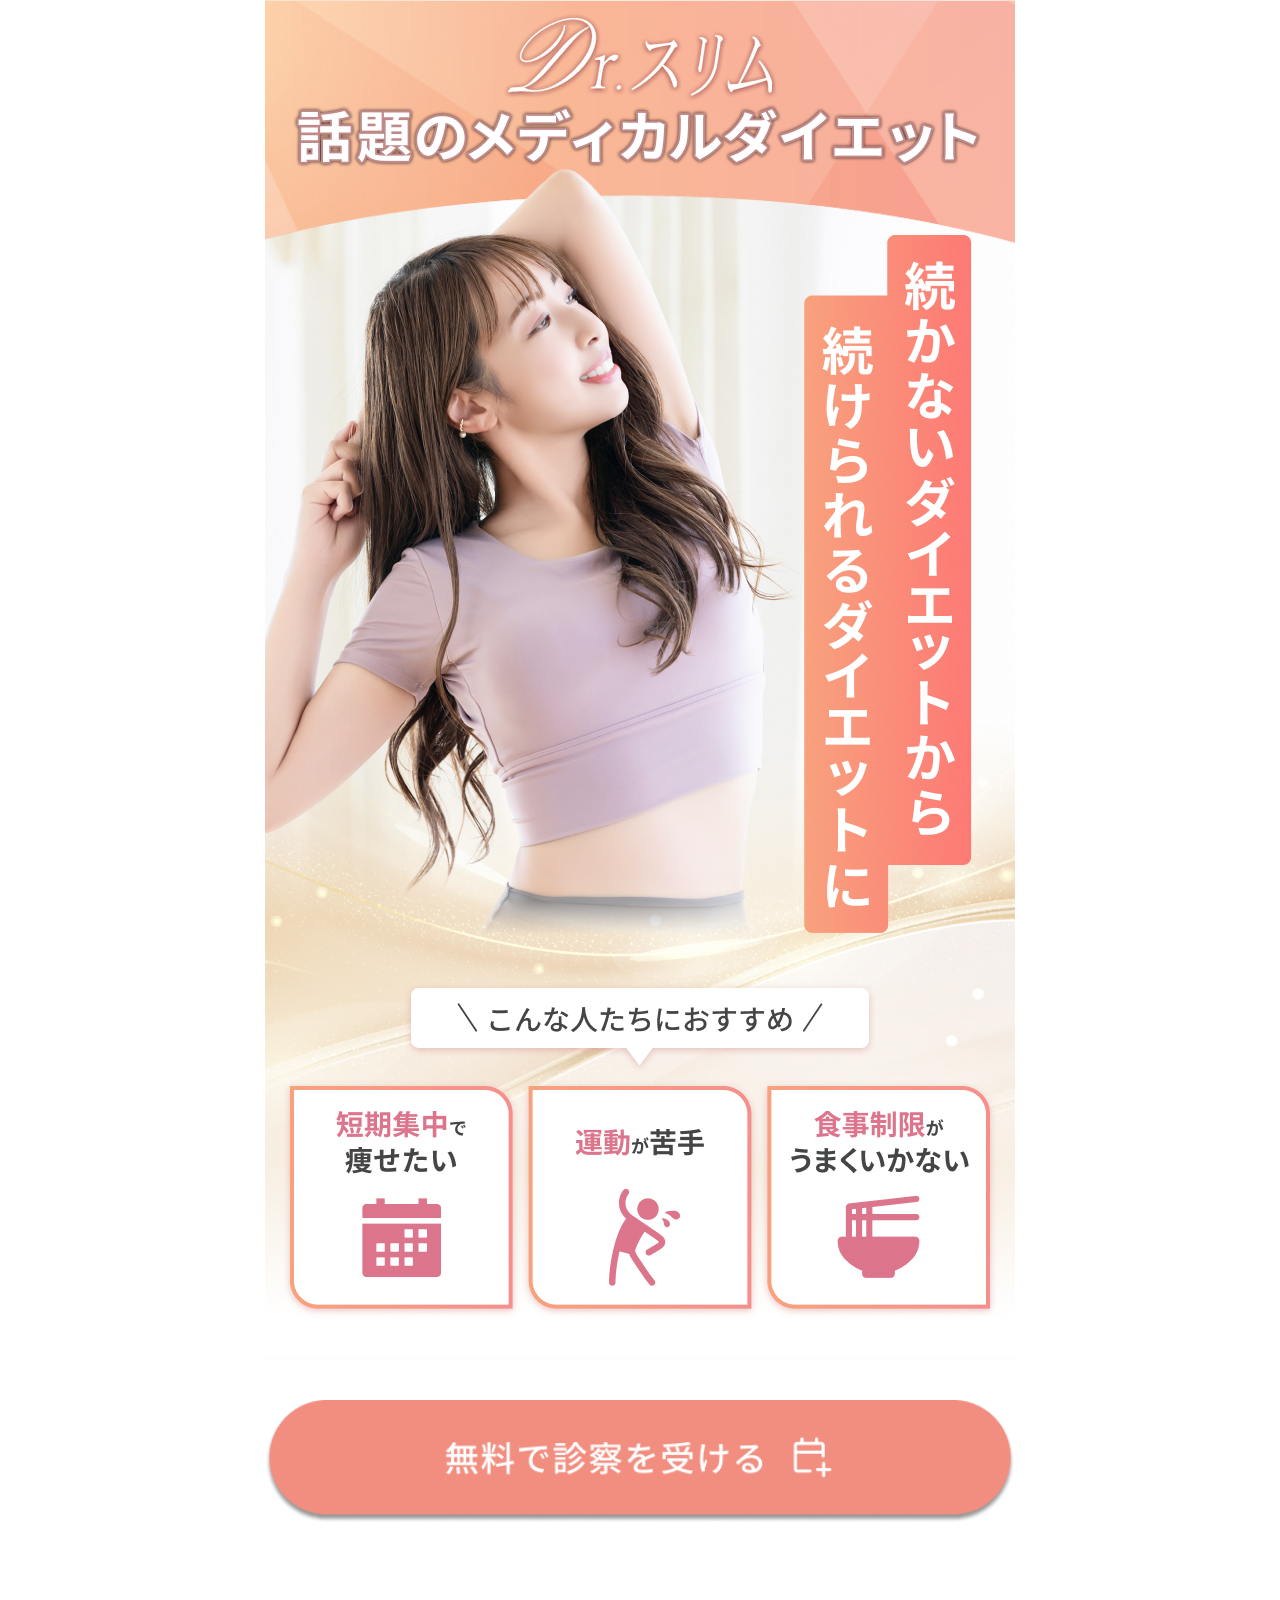
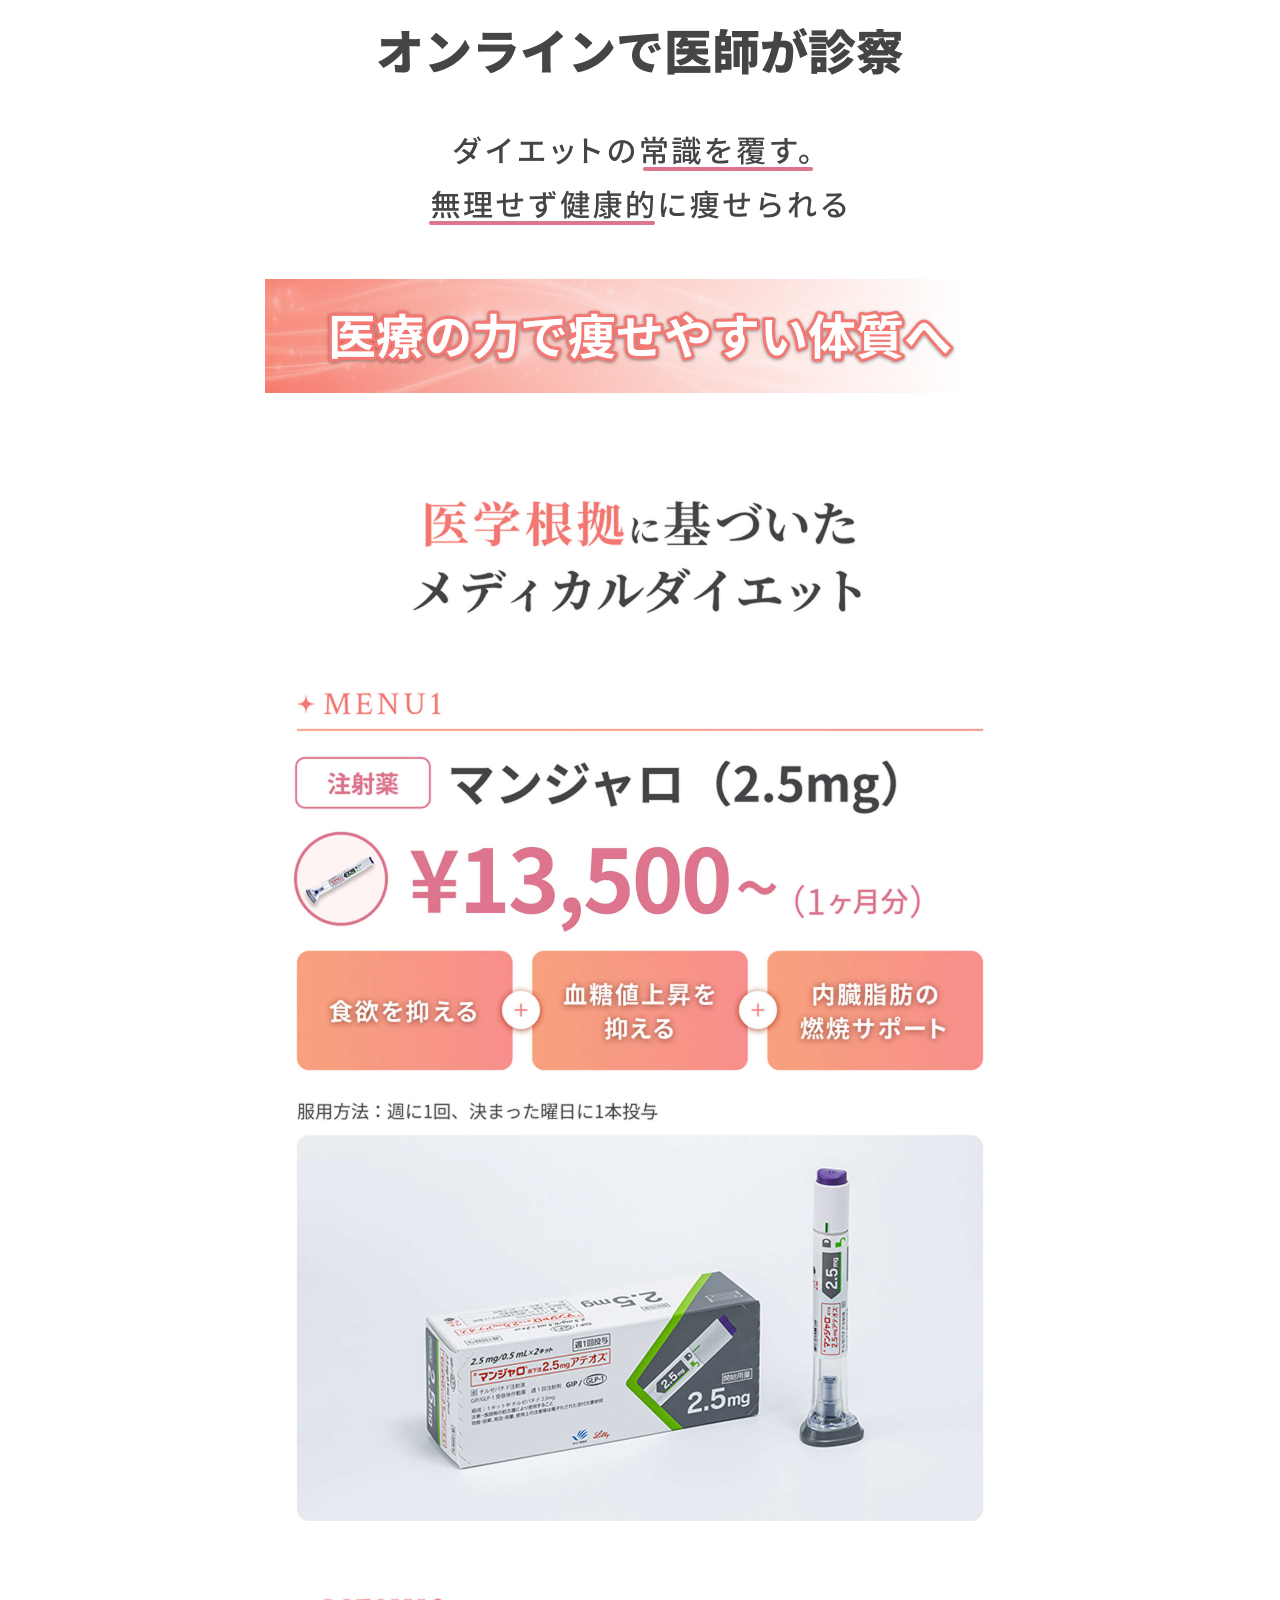
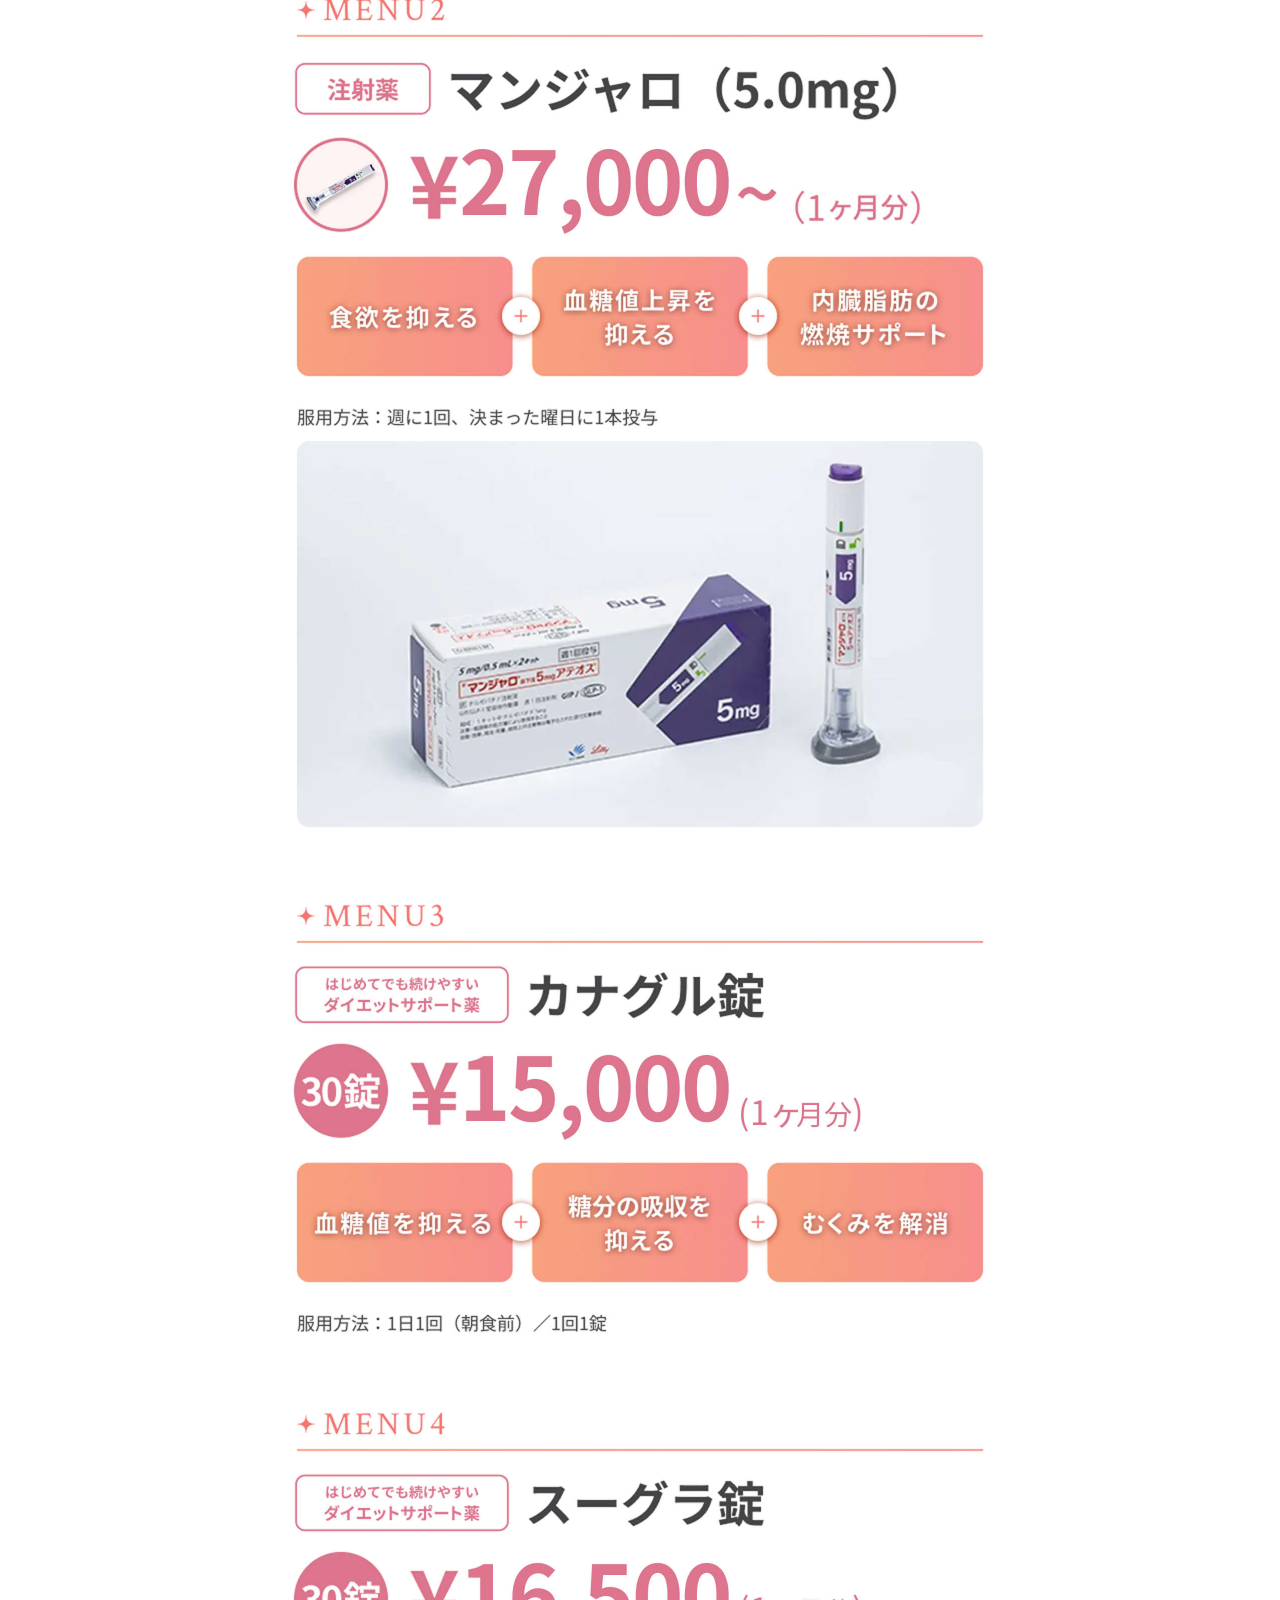
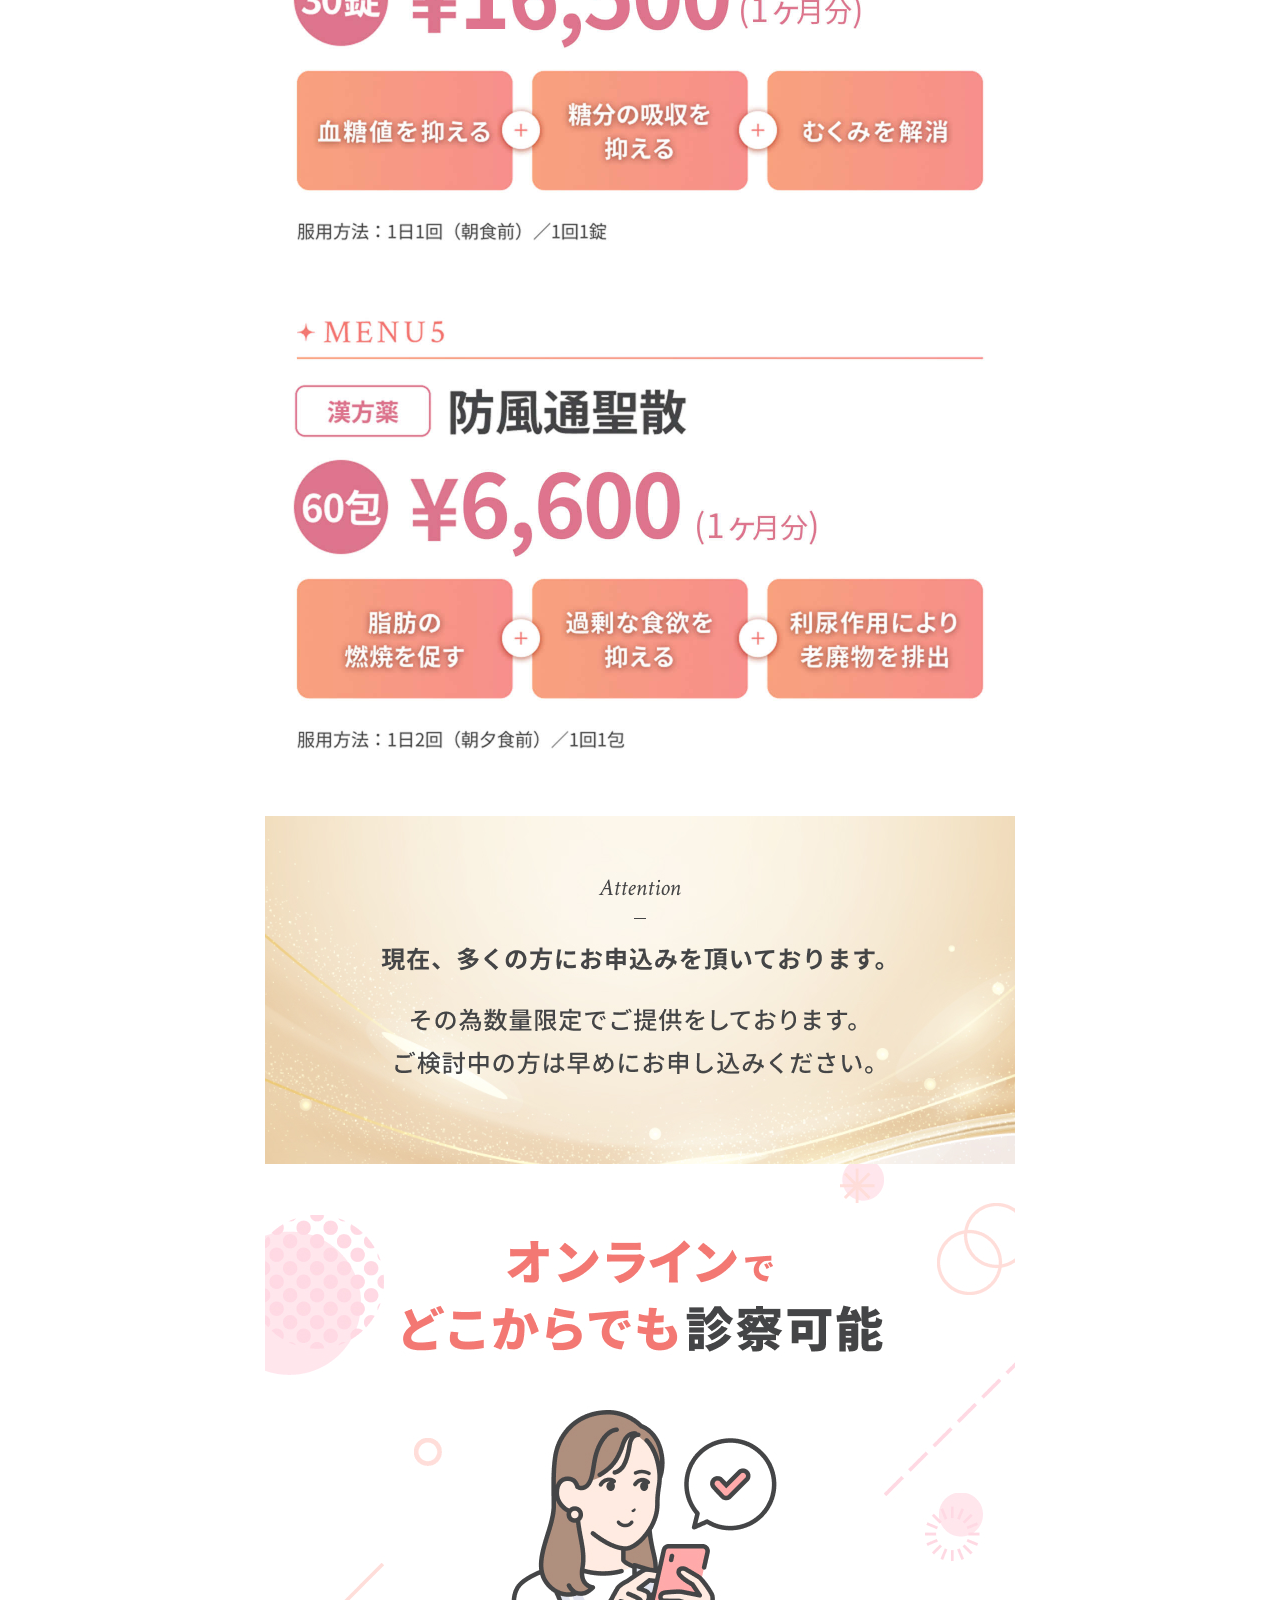
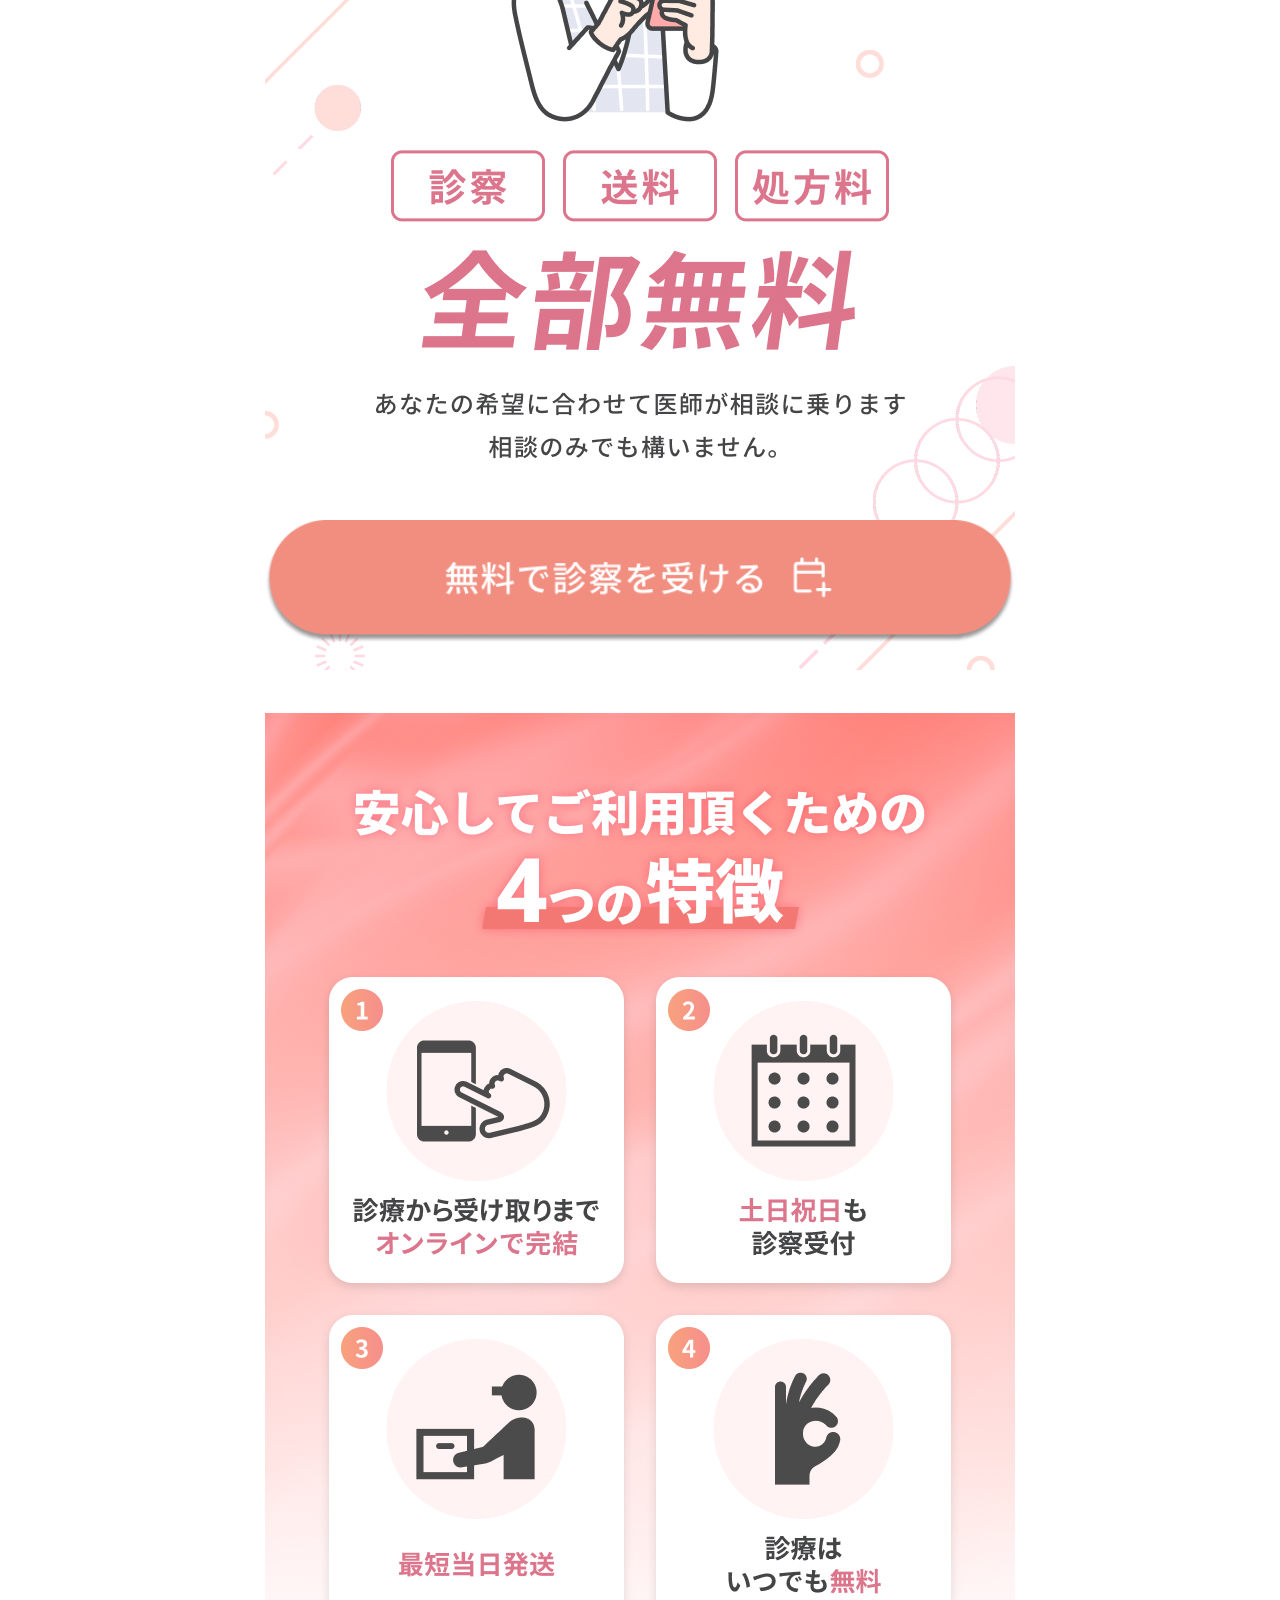
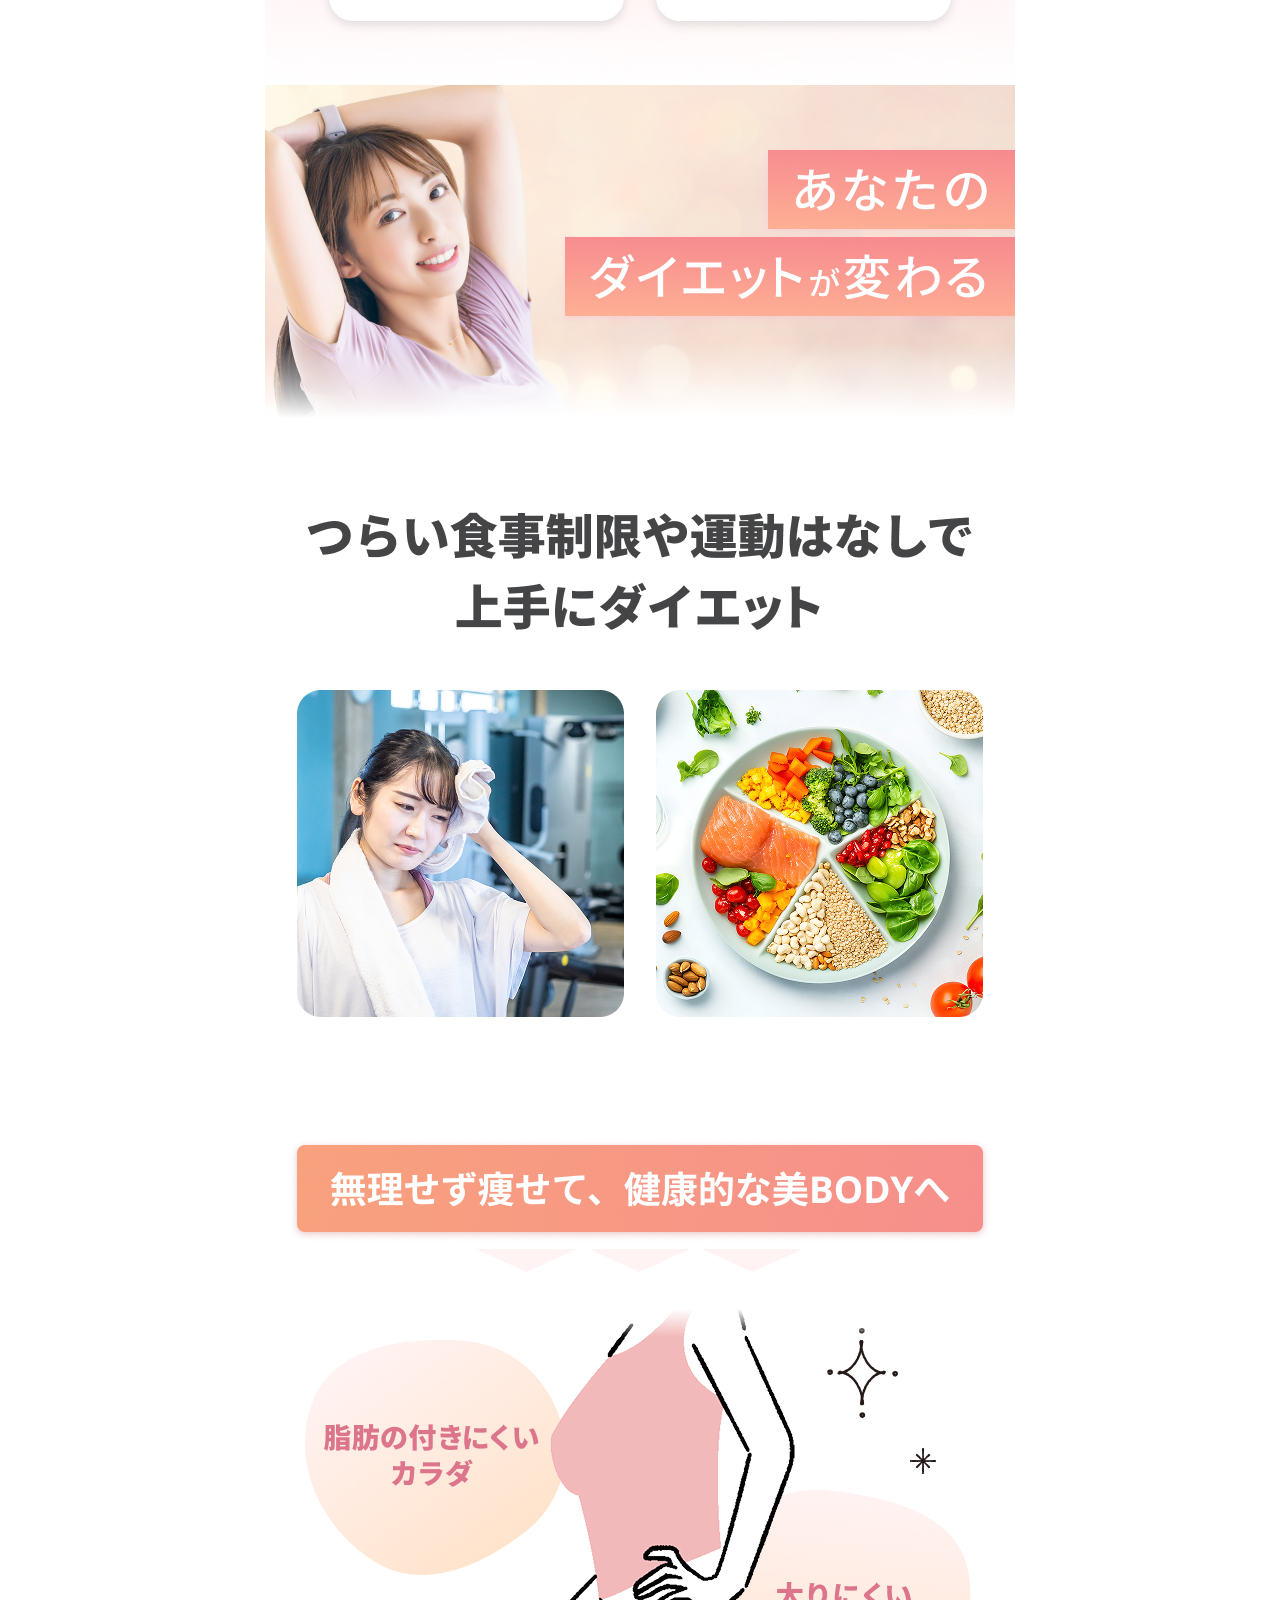
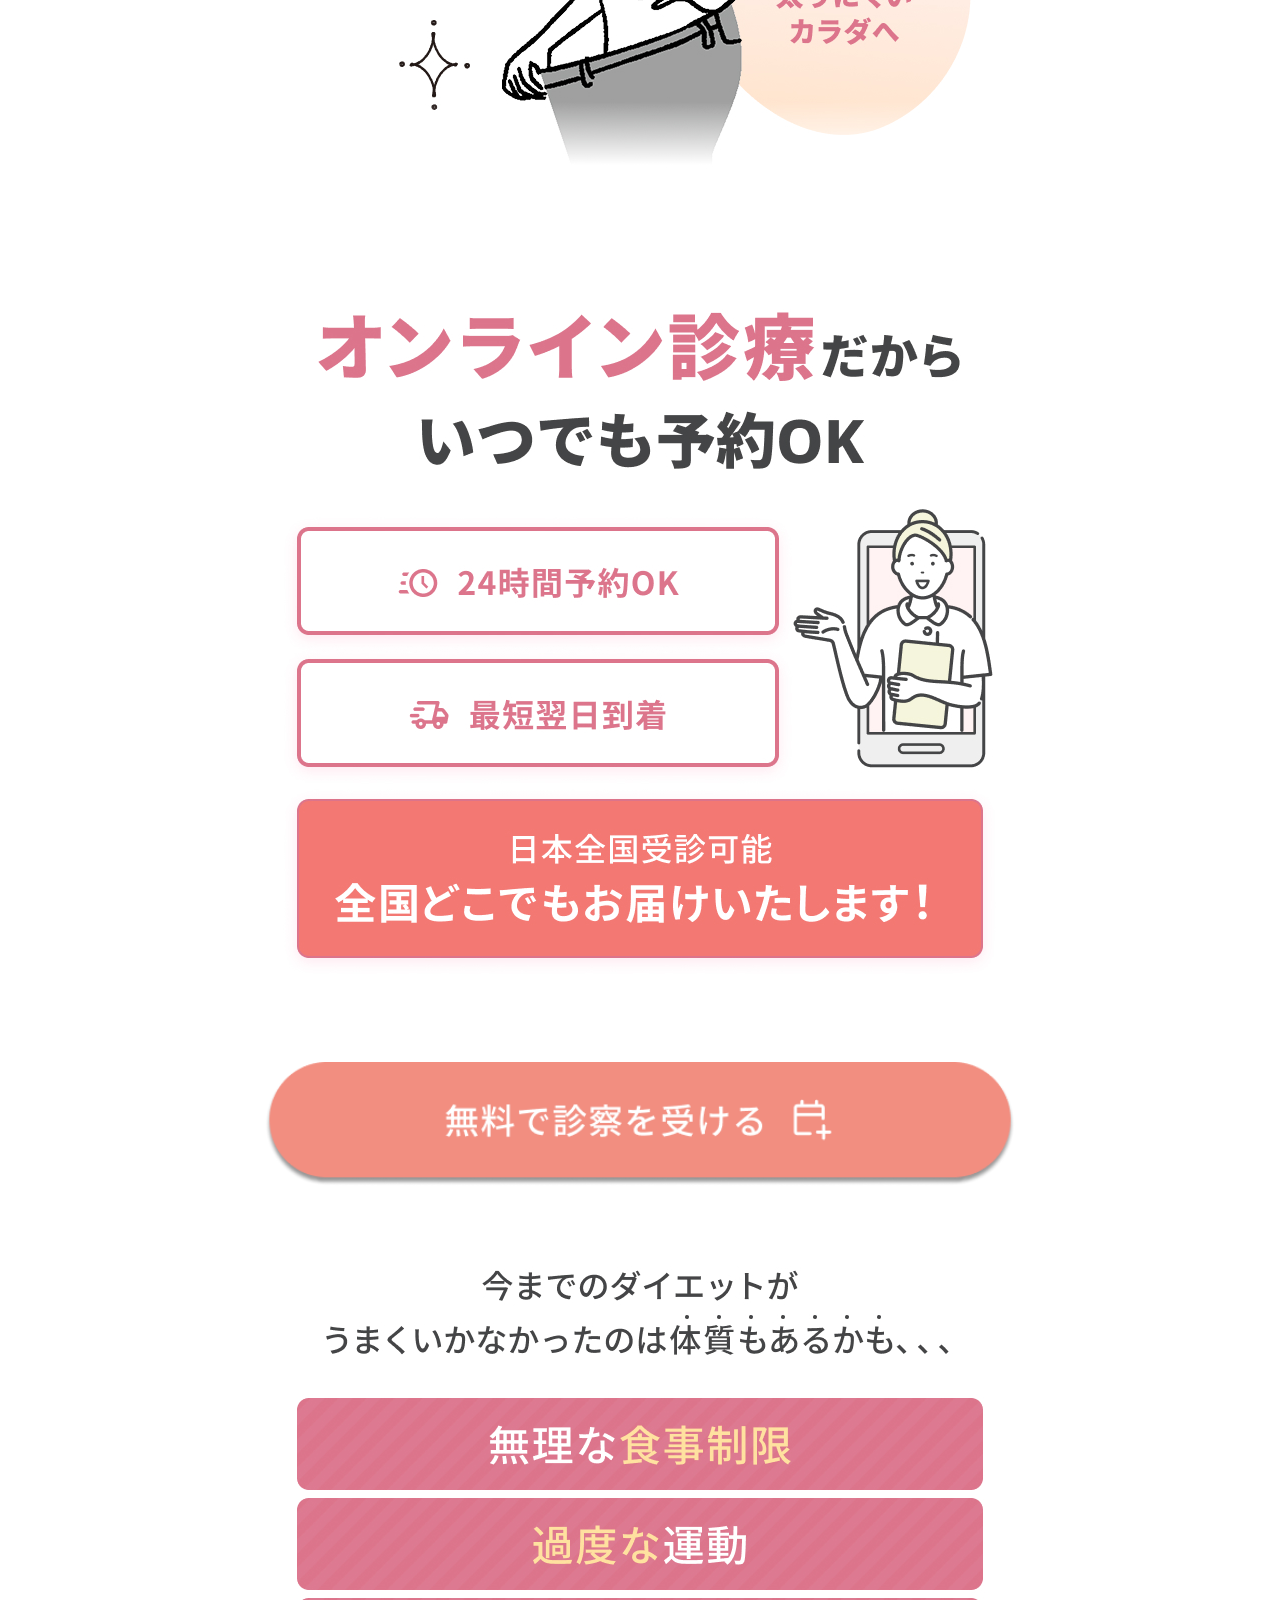
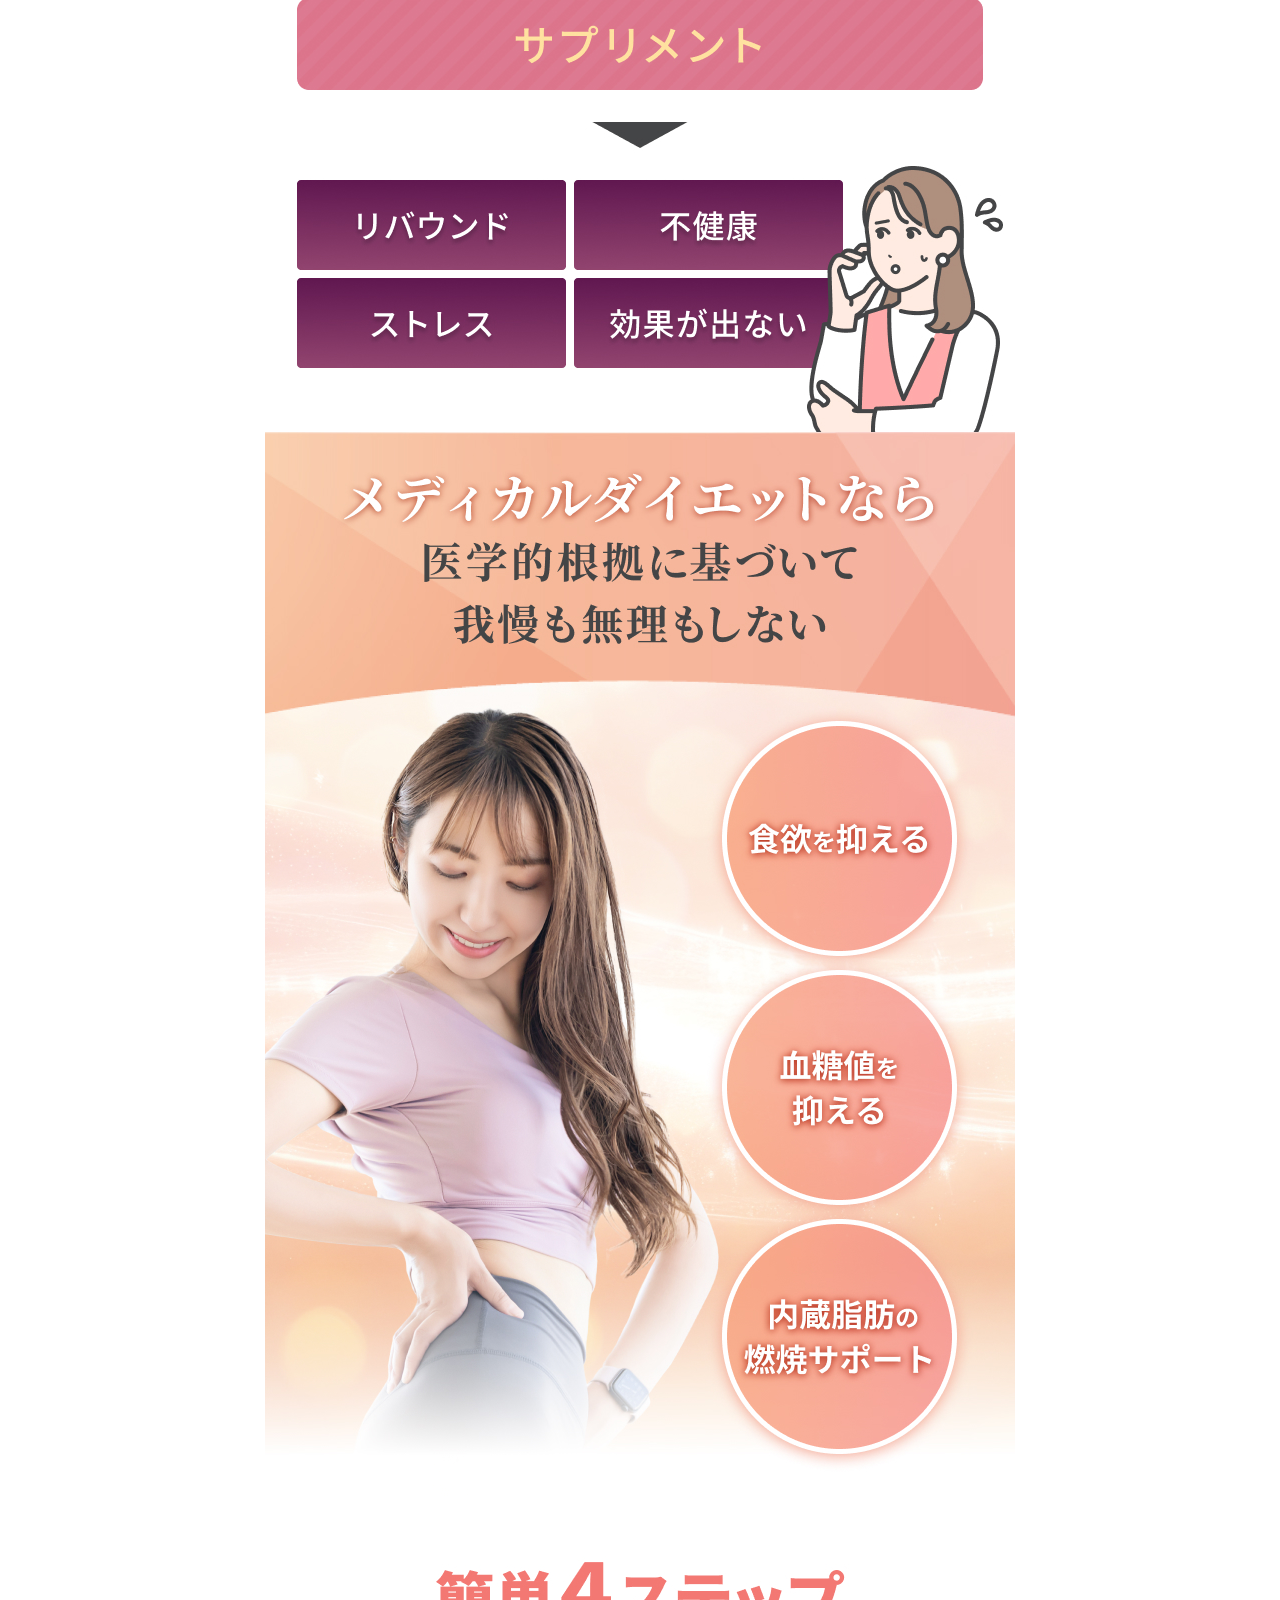
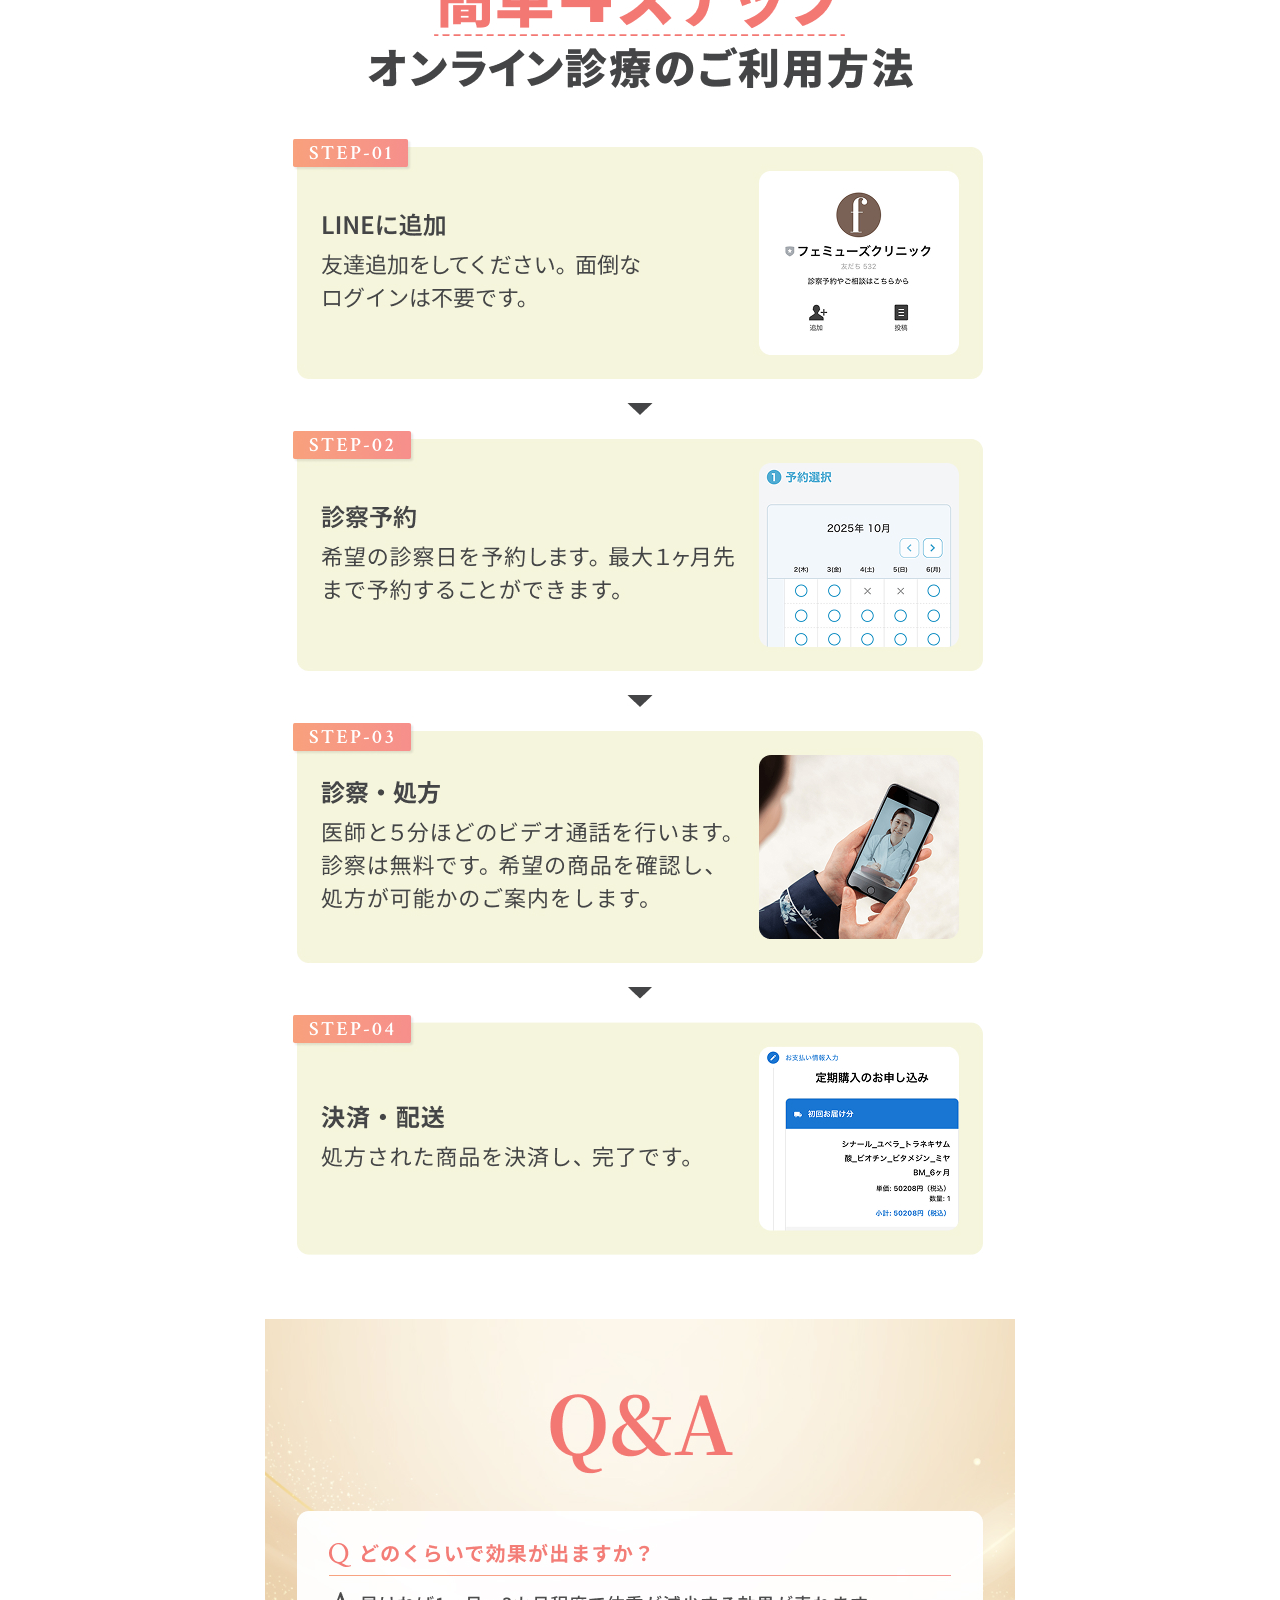
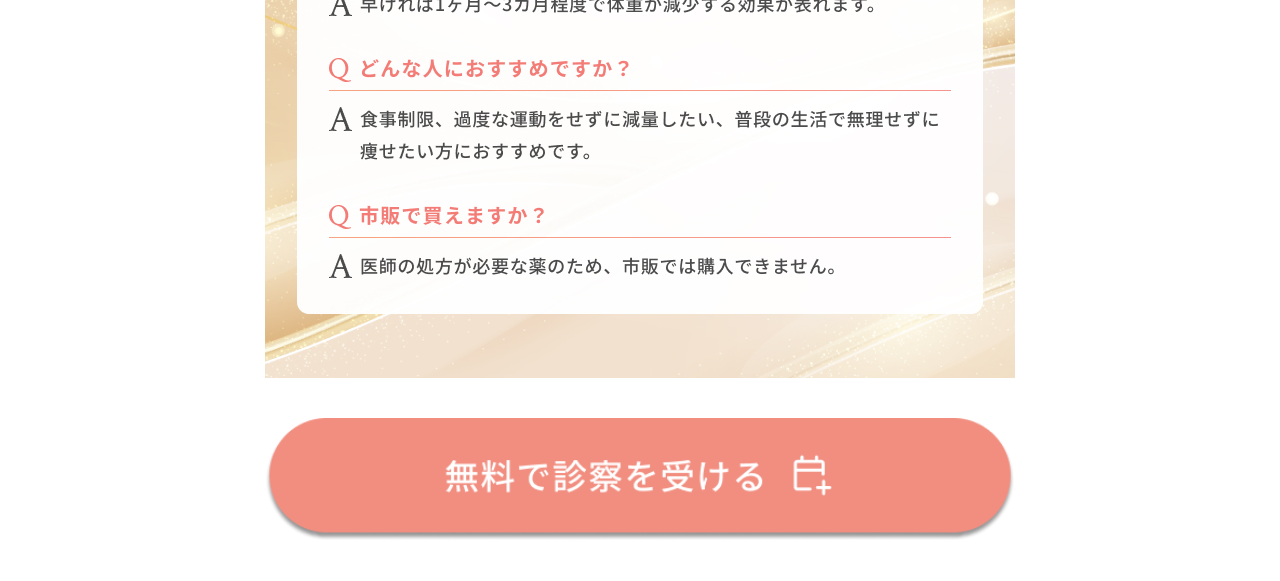
<file: lp/ad-001/01/index.html>
<!DOCTYPE html>
<html lang="ja">
<head>
    <!-- Google Tag Manager -->
<script>(function(w,d,s,l,i){w[l]=w[l]||[];w[l].push({'gtm.start':
new Date().getTime(),event:'gtm.js'});var f=d.getElementsByTagName(s)[0],
j=d.createElement(s),dl=l!='dataLayer'?'&l='+l:'';j.async=true;j.src=
'https://www.googletagmanager.com/gtm.js?id='+i+dl;f.parentNode.insertBefore(j,f);
})(window,document,'script','dataLayer','GTM-NDVBC6H3');</script>
<!-- End Google Tag Manager -->
    <meta charset="UTF-8">
    <meta name="viewport" content="width=device-width, initial-scale=1.0">
    <link rel="stylesheet" href="./css/style.css">
    <title>【公式】ドクタースリム｜話題のメディカルダイエット - 続かないダイエットから続けられるダイエットに</title>
    <meta name="description" content="オンラインで医師が診察する医学根拠に基づいたメディカルダイエット。無理なく健康的に痩せ、続けやすい体質改善。ダイエットの常識を超える医療の力で、理想のスタイルへ。">
    <meta property="og:title" content="【公式】ドクタースリム｜話題のメディカルダイエット - 続かないダイエットから続けられるダイエットに">
    <meta property="og:description" content="オンラインで医師が診察する医学根拠に基づいたメディカルダイエット。無理なく健康的に痩せ、続けやすい体質改善。ダイエットの常識を超える医療の力で、理想のスタイルへ。">
    <meta property="og:url" content="https://doctor-slim.jp/lp/ad-001/01/">
    <meta property="og:image" content="https://doctor-slim.jp//lp/ad-001/01/img/femuse_65_1.jpg">
    <meta property="og:type" content="lp">
    <meta property="og:site_name" content="ドクター・スリム">
    <meta name="robots" content="noindex">
</head>
<body>
    <!-- Google Tag Manager (noscript) -->
<noscript><iframe src="https://www.googletagmanager.com/ns.html?id=GTM-NDVBC6H3"
height="0" width="0" style="display:none;visibility:hidden"></iframe></noscript>
<!-- End Google Tag Manager (noscript) -->
    <img src="img/femuse_65_1.jpg" alt="">
    <a href="https://liff.line.me/2003578447-9LneB3xY?flowPathId=986&basicId=@436fsscv&liffId=2003578447-9LneB3xY&clientId=2003578447" class="shine">
        <img src="img/femuse_65_5_btn.png" alt="" class="bounce">
    </a>
    <img src="img/femuse_65_2.jpg" alt="">
    <img src="img/femuse_65_3.jpg" alt="">
    <img src="img/femuse_65_4.jpg" alt="">
    <img src="img/femuse_65_5_nobutton.jpg" alt="">
    <a href="https://liff.line.me/2003578447-9LneB3xY?flowPathId=986&basicId=@436fsscv&liffId=2003578447-9LneB3xY&clientId=2003578447" class="button shine">
        <img src="img/femuse_65_5_btn.png" alt="" class="bounce">
    </a>
    <img src="img/femuse_65_6.jpg" alt="" class="mt">
    <img src="img/femuse_65_10.jpg" alt="">
    <img src="img/femuse_65_7.jpg" alt="">
    <img src="img/femuse_65_8.jpg" alt="">
    <img src="img/femuse_65_9.jpg" alt="">
    <a href="https://liff.line.me/2003578447-9LneB3xY?flowPathId=986&basicId=@436fsscv&liffId=2003578447-9LneB3xY&clientId=2003578447" class="shine">
        <img src="img/femuse_65_5_btn.png" alt="" class="bounce">
    </a>
    <img src="img/femuse_65_11.jpg" alt="">
    <img src="img/femuse_65_12.jpg" alt="">
    <img src="img/femuse_65_13.jpg" alt="">
    <img src="img/femuse_65_14.jpg" alt="">
    <a href="https://liff.line.me/2003578447-9LneB3xY?flowPathId=986&basicId=@436fsscv&liffId=2003578447-9LneB3xY&clientId=2003578447" class="shine">
        <img src="img/femuse_65_5_btn.png" alt="" class="bounce">
    </a>
    <script src="./js/script.js"></script>
</body>
</html>
</file>
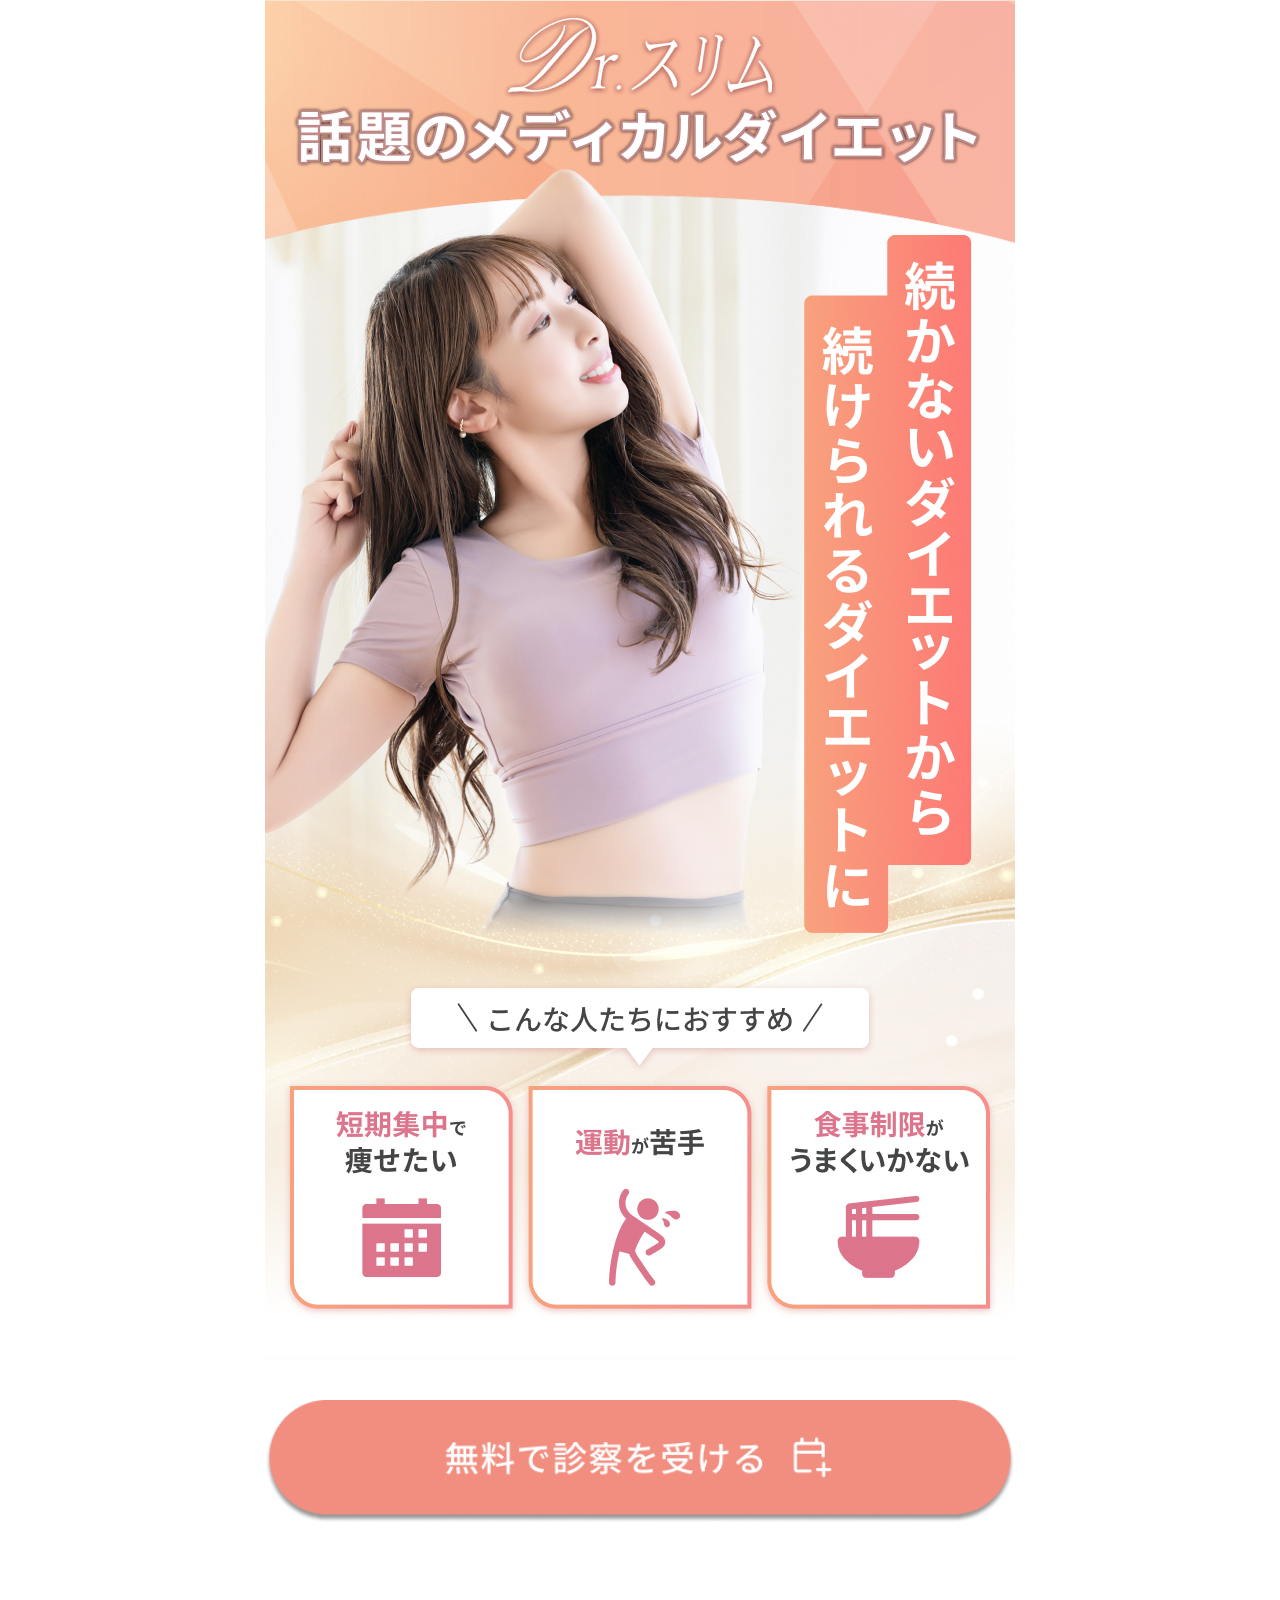
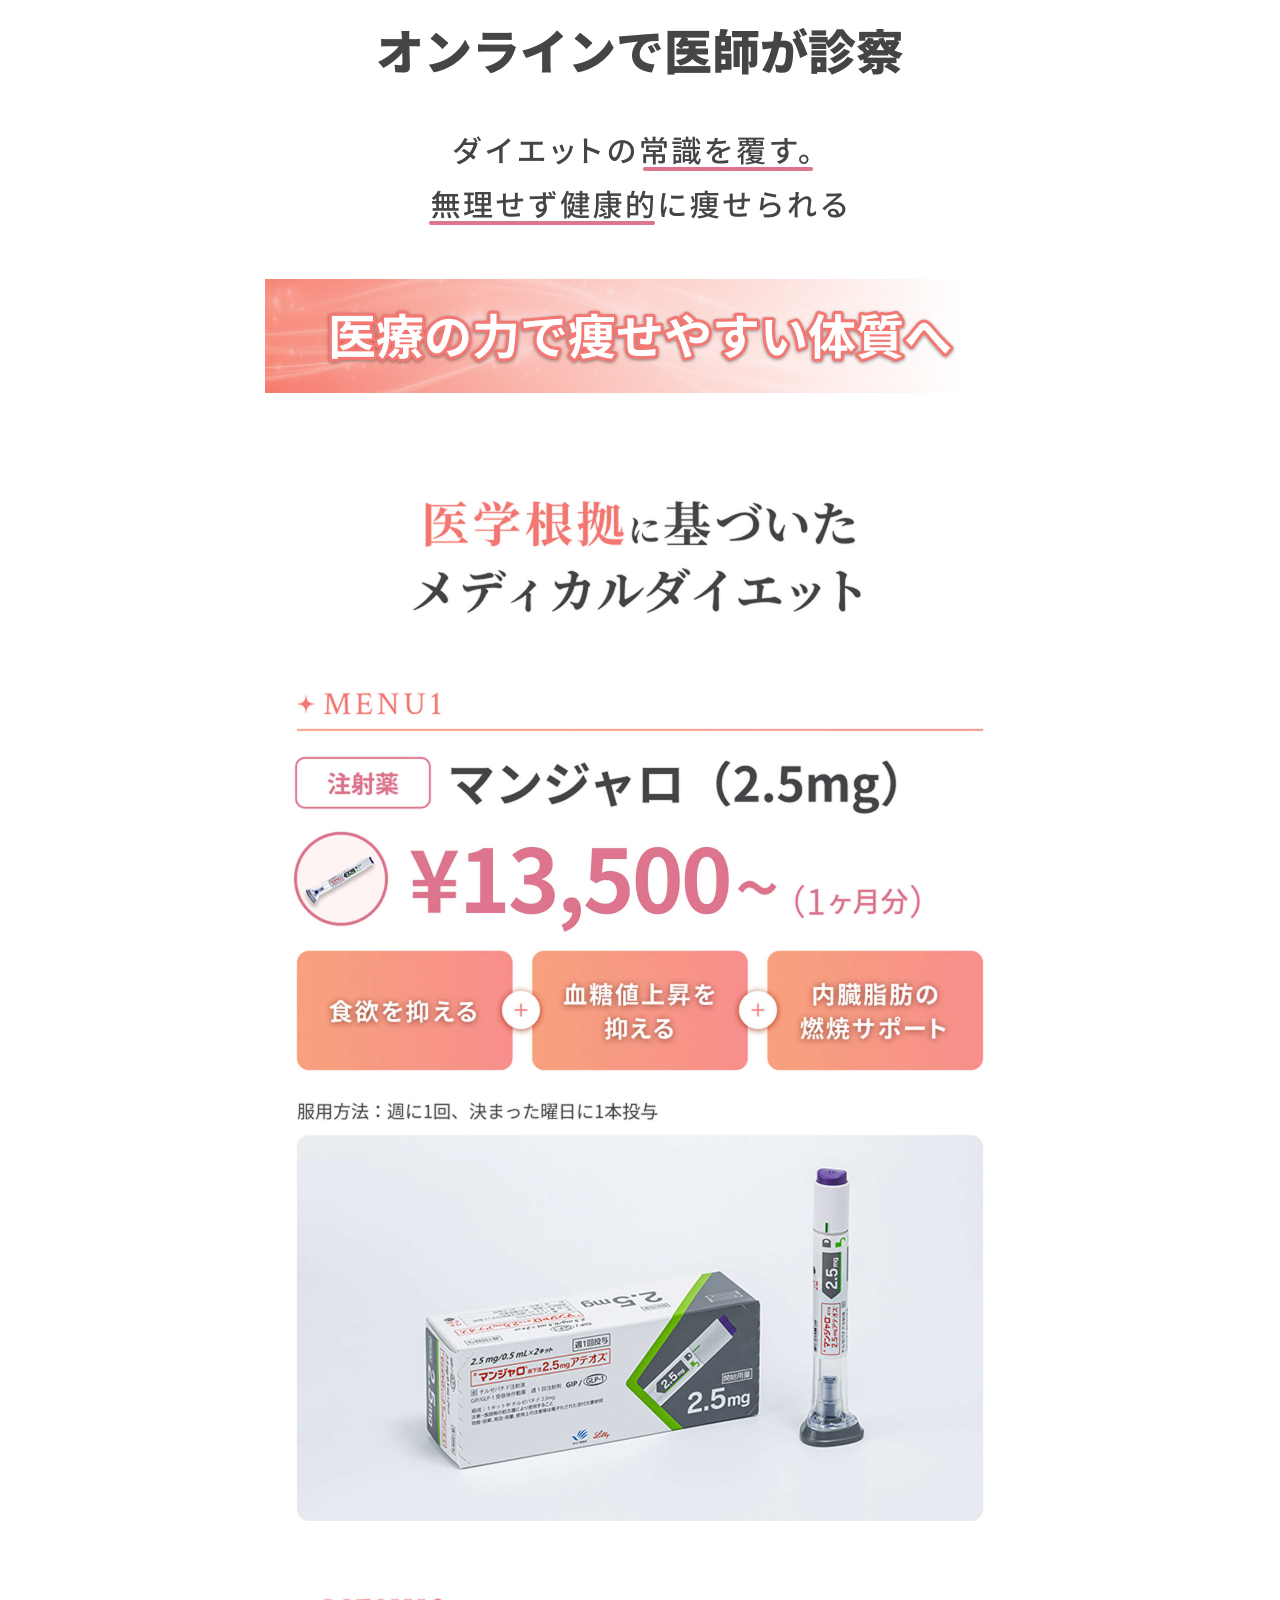
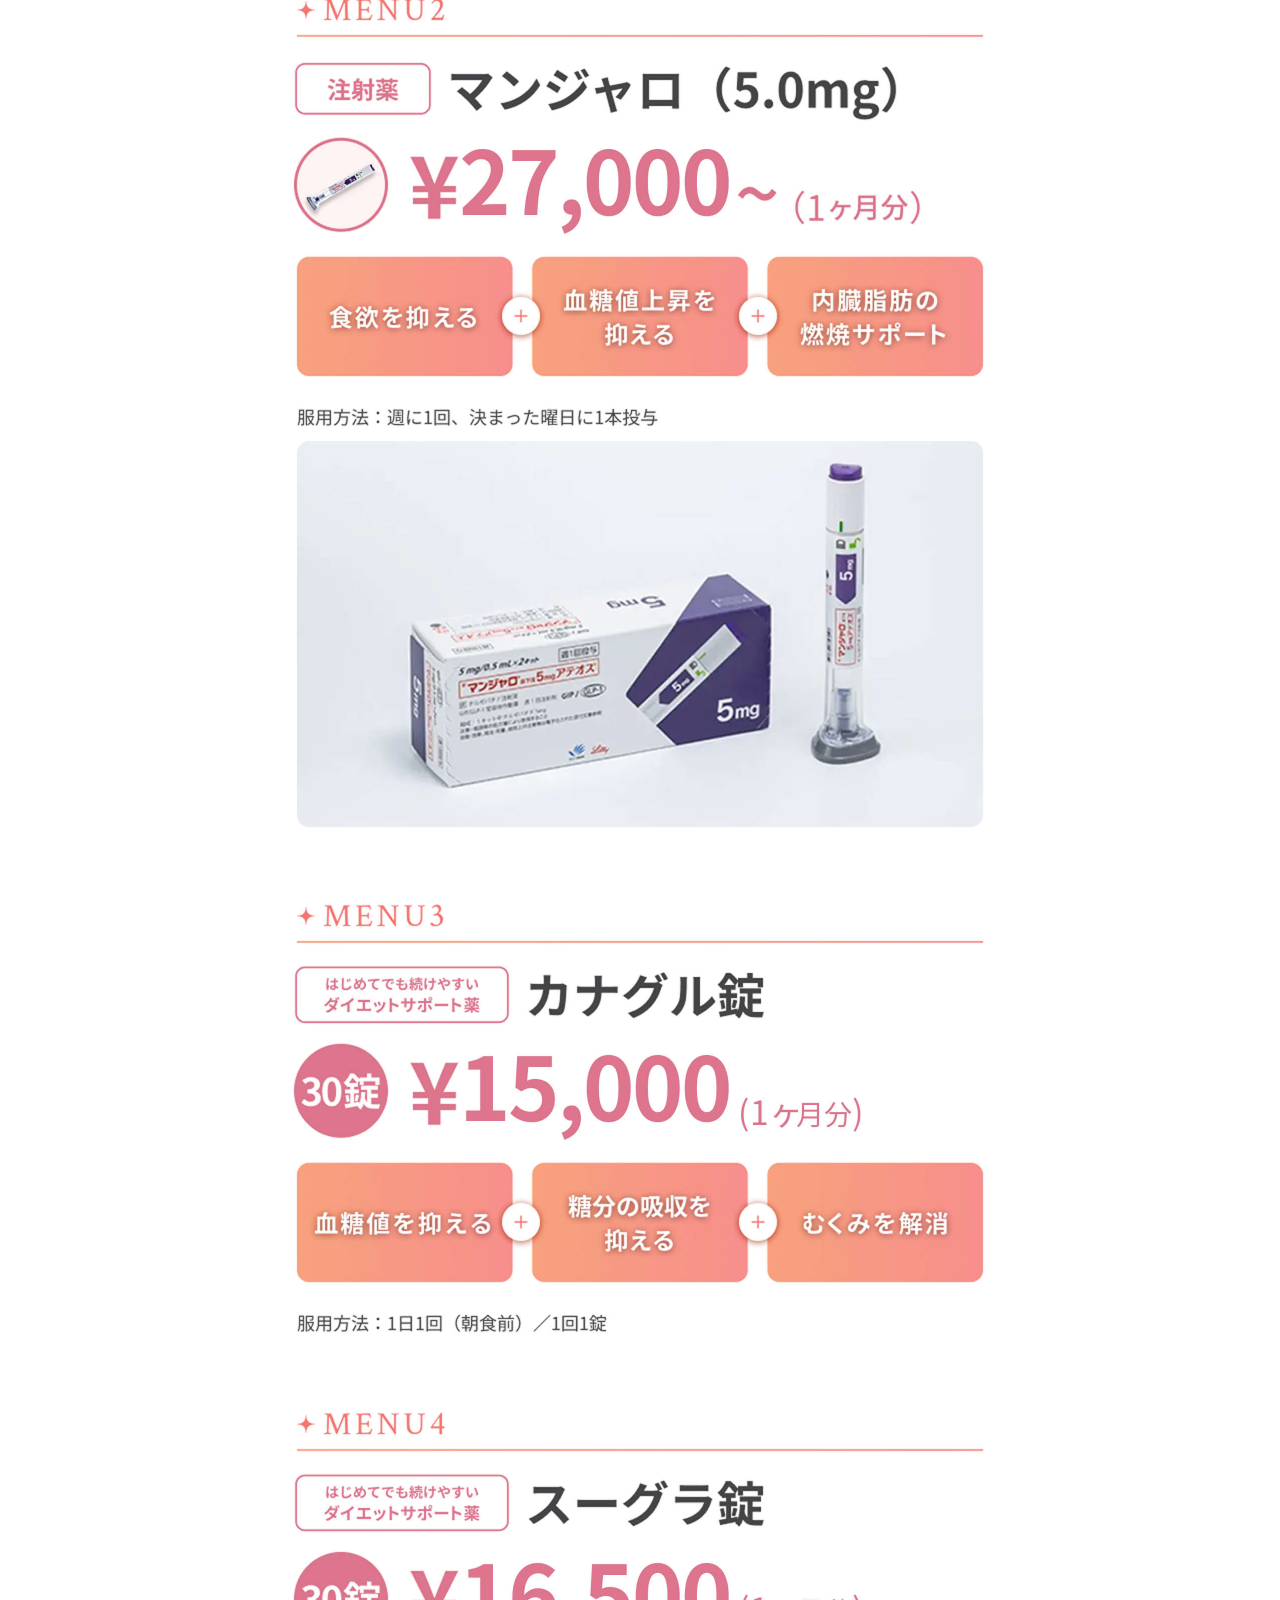
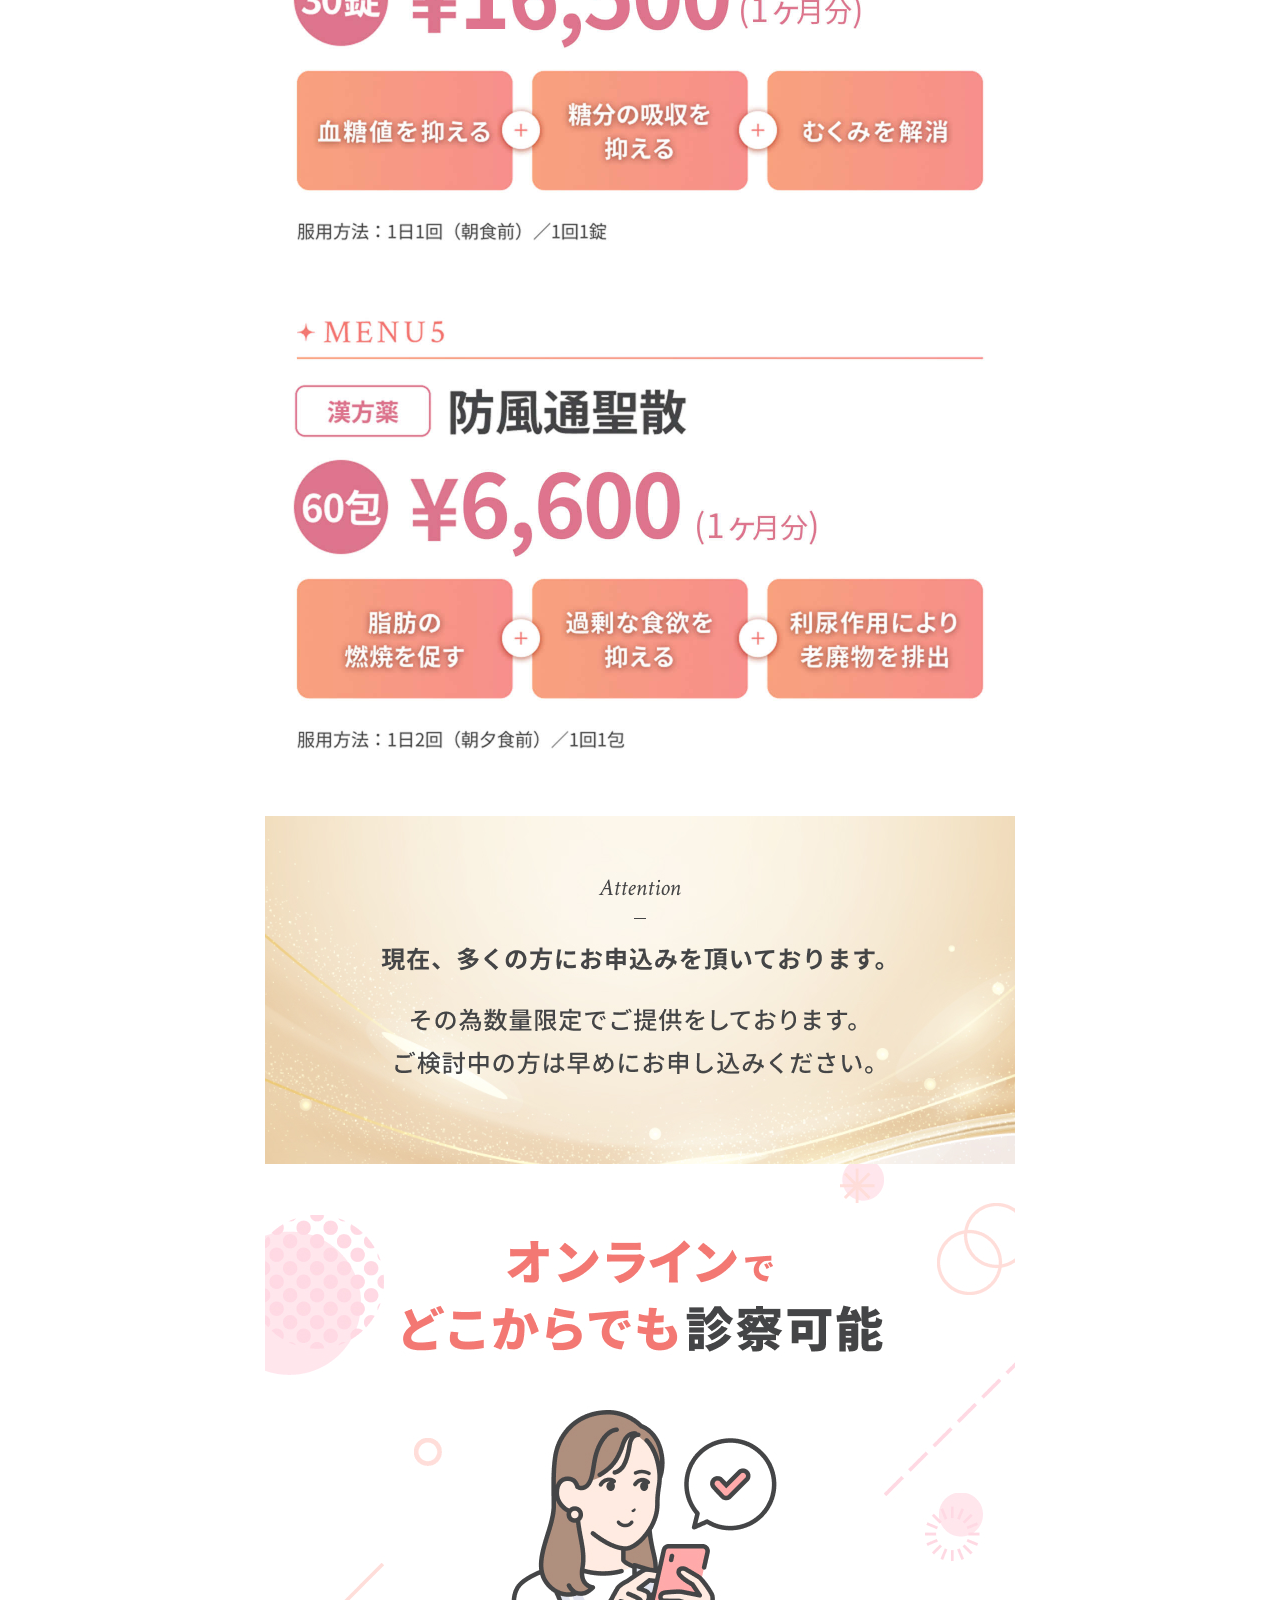
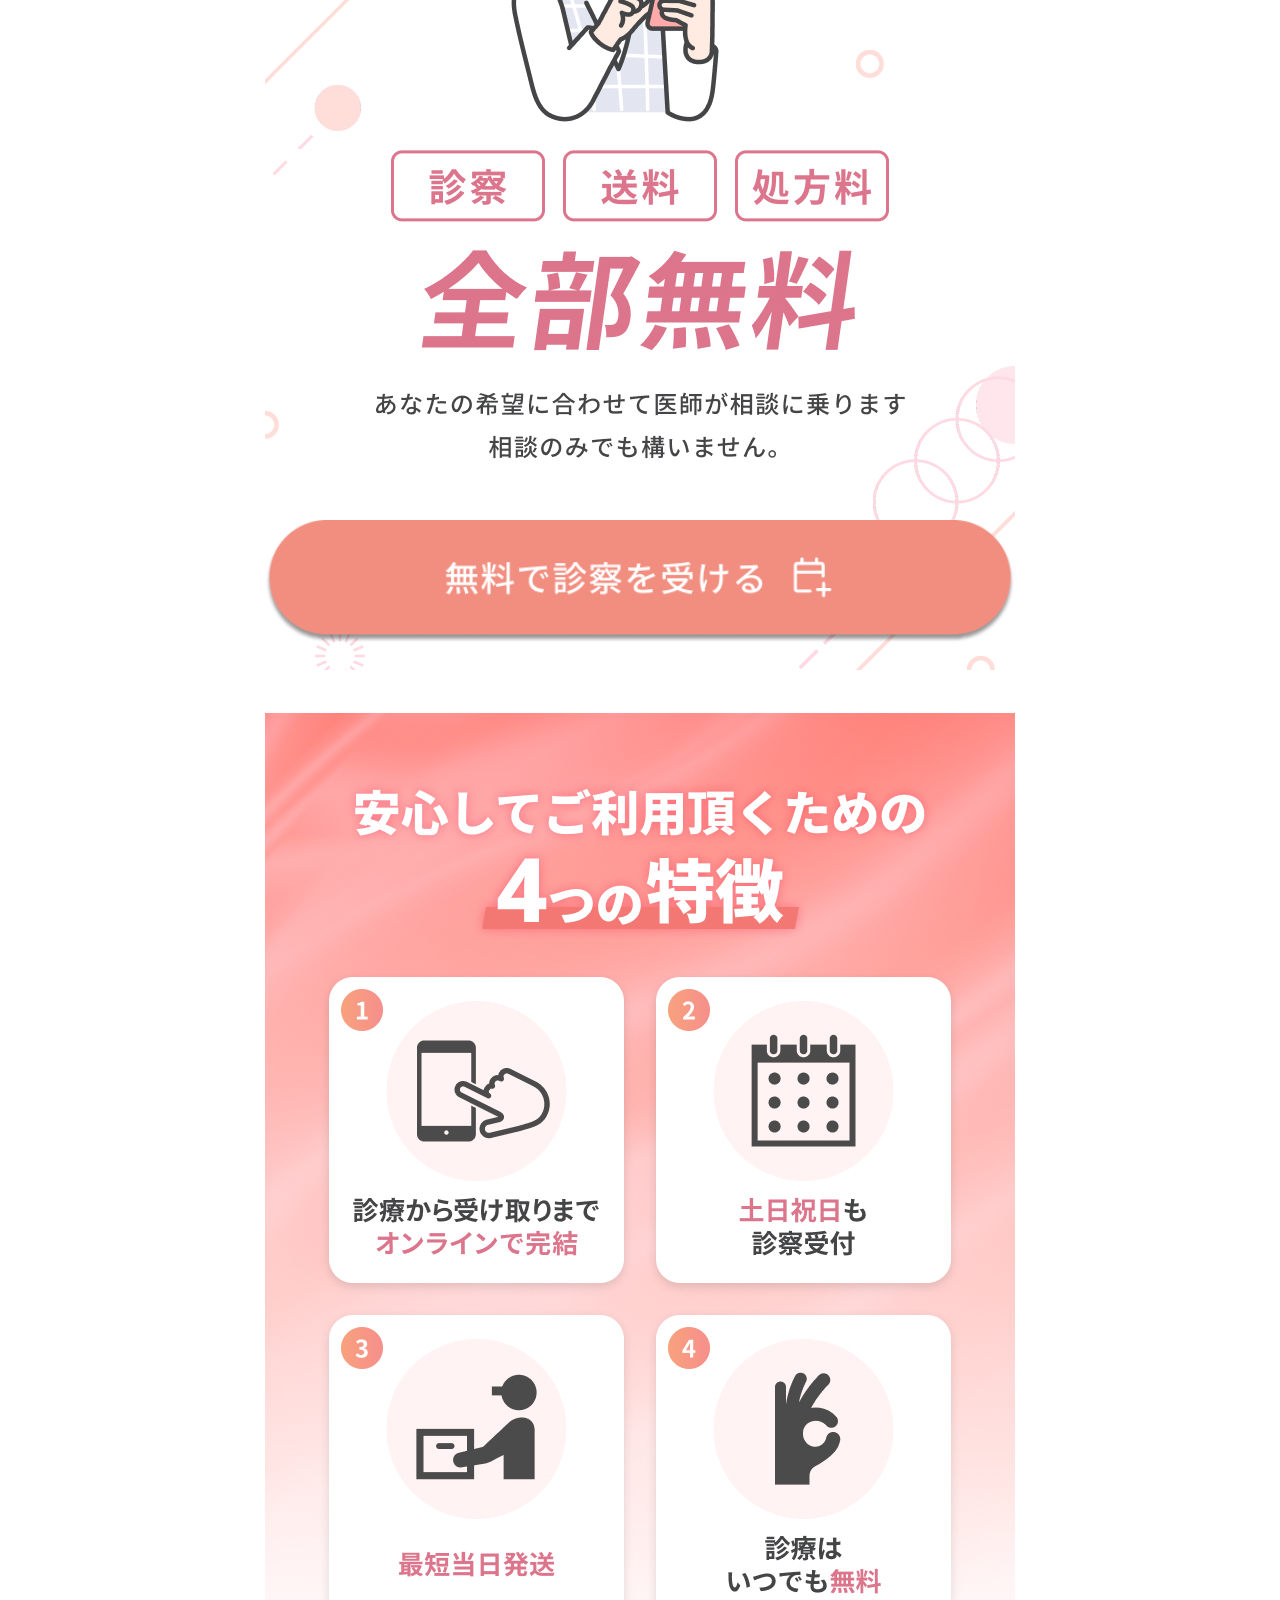
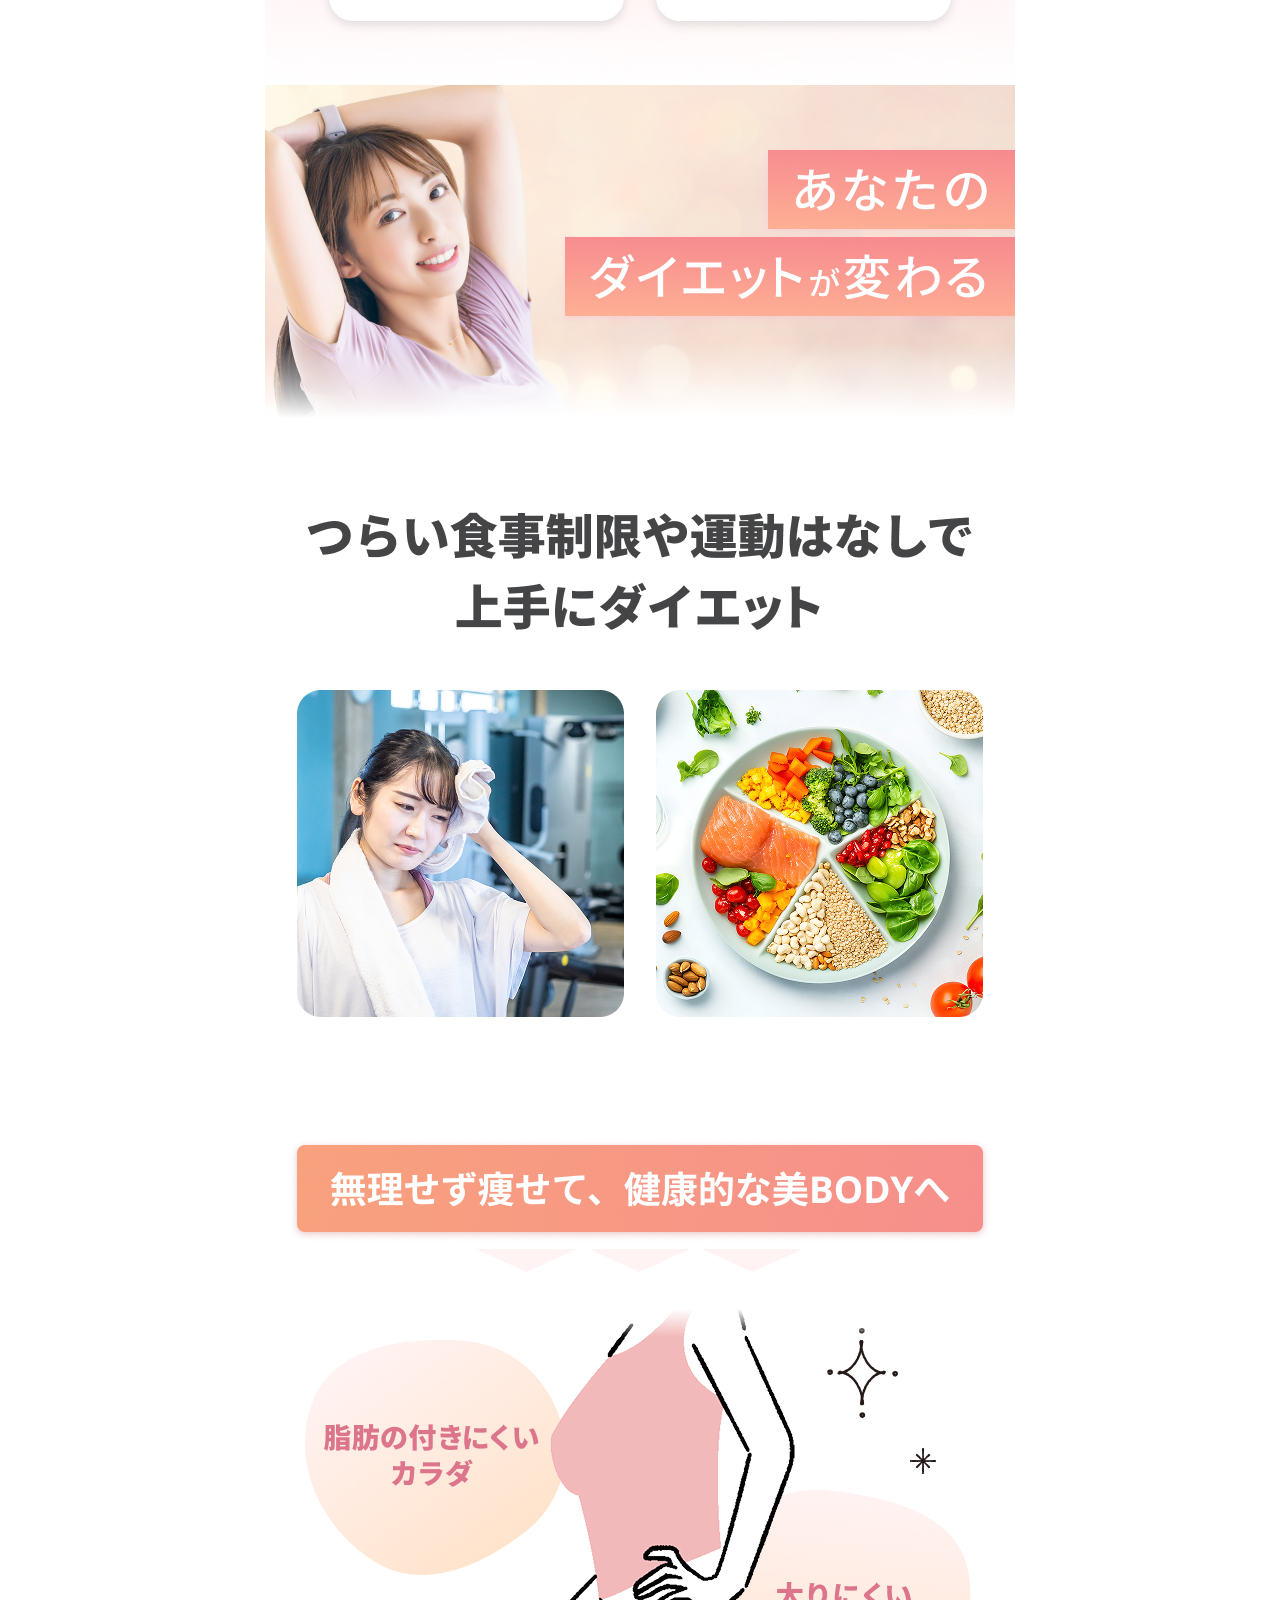
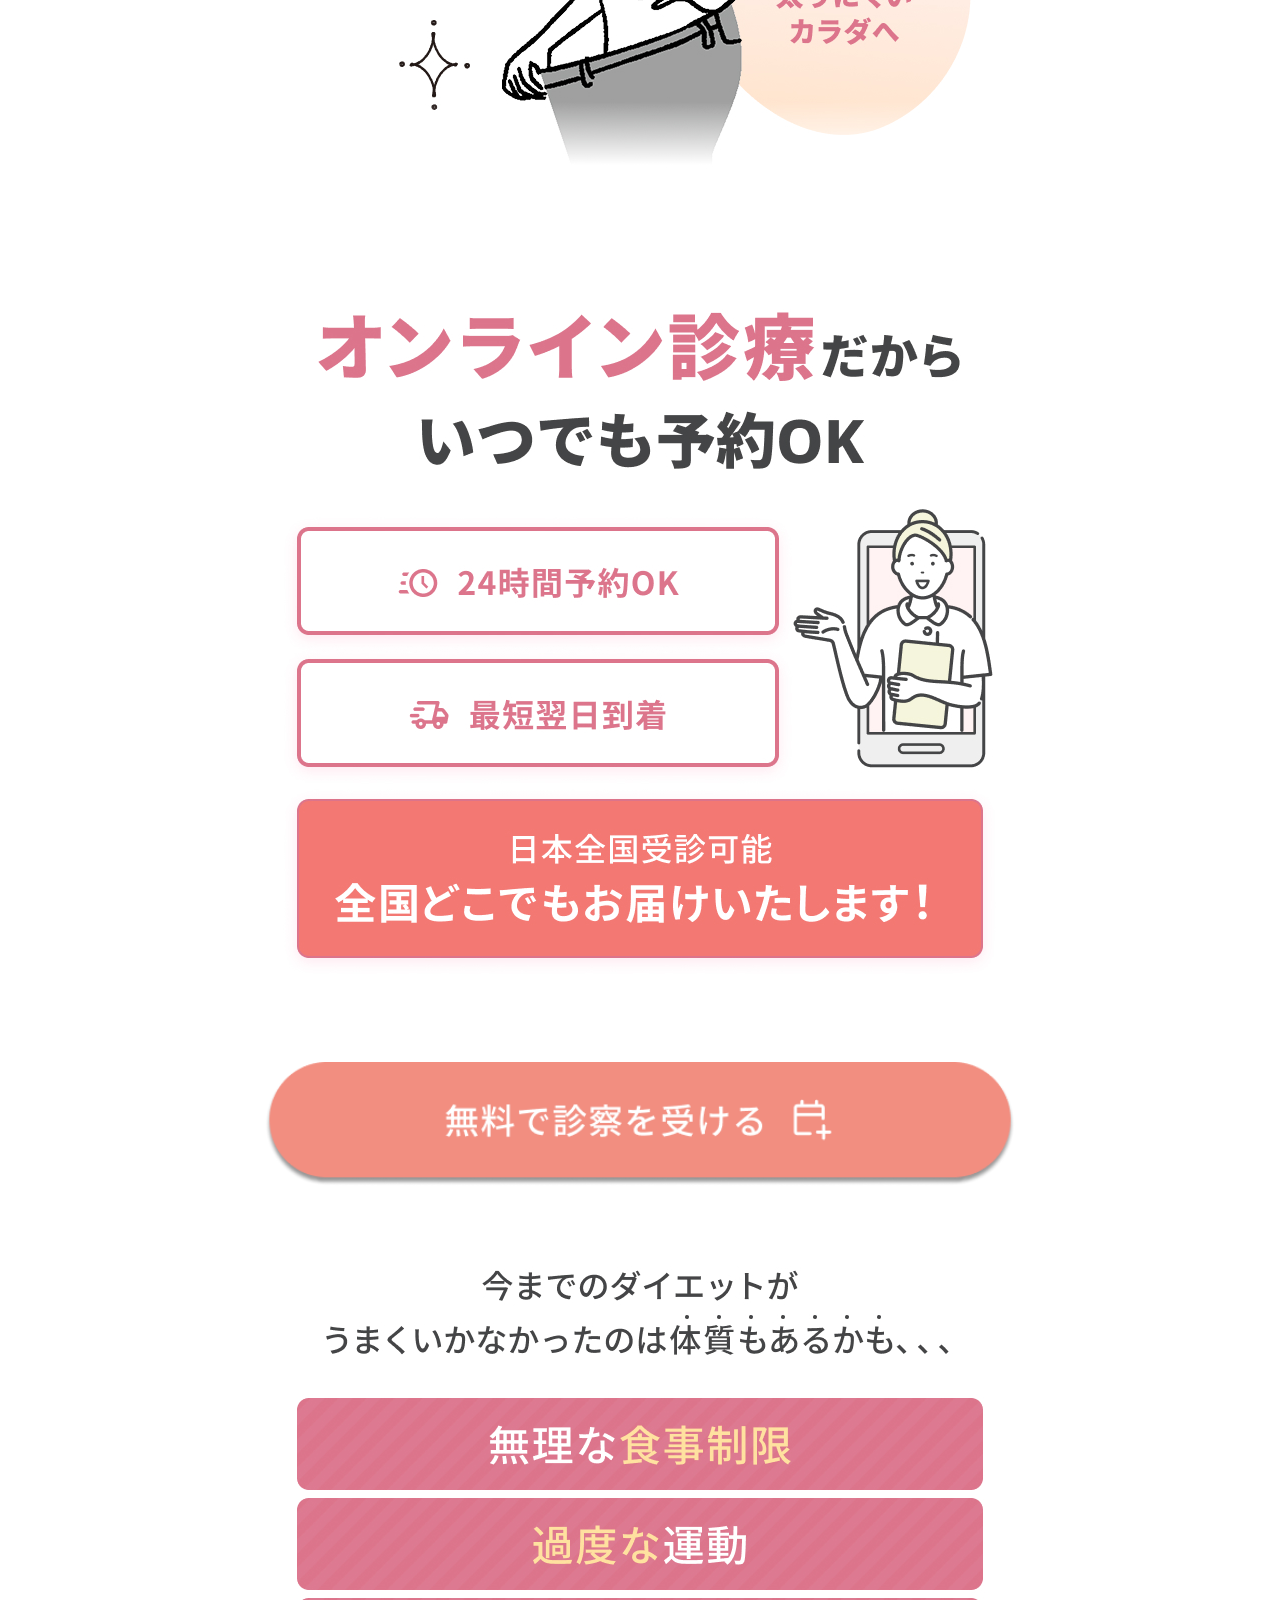
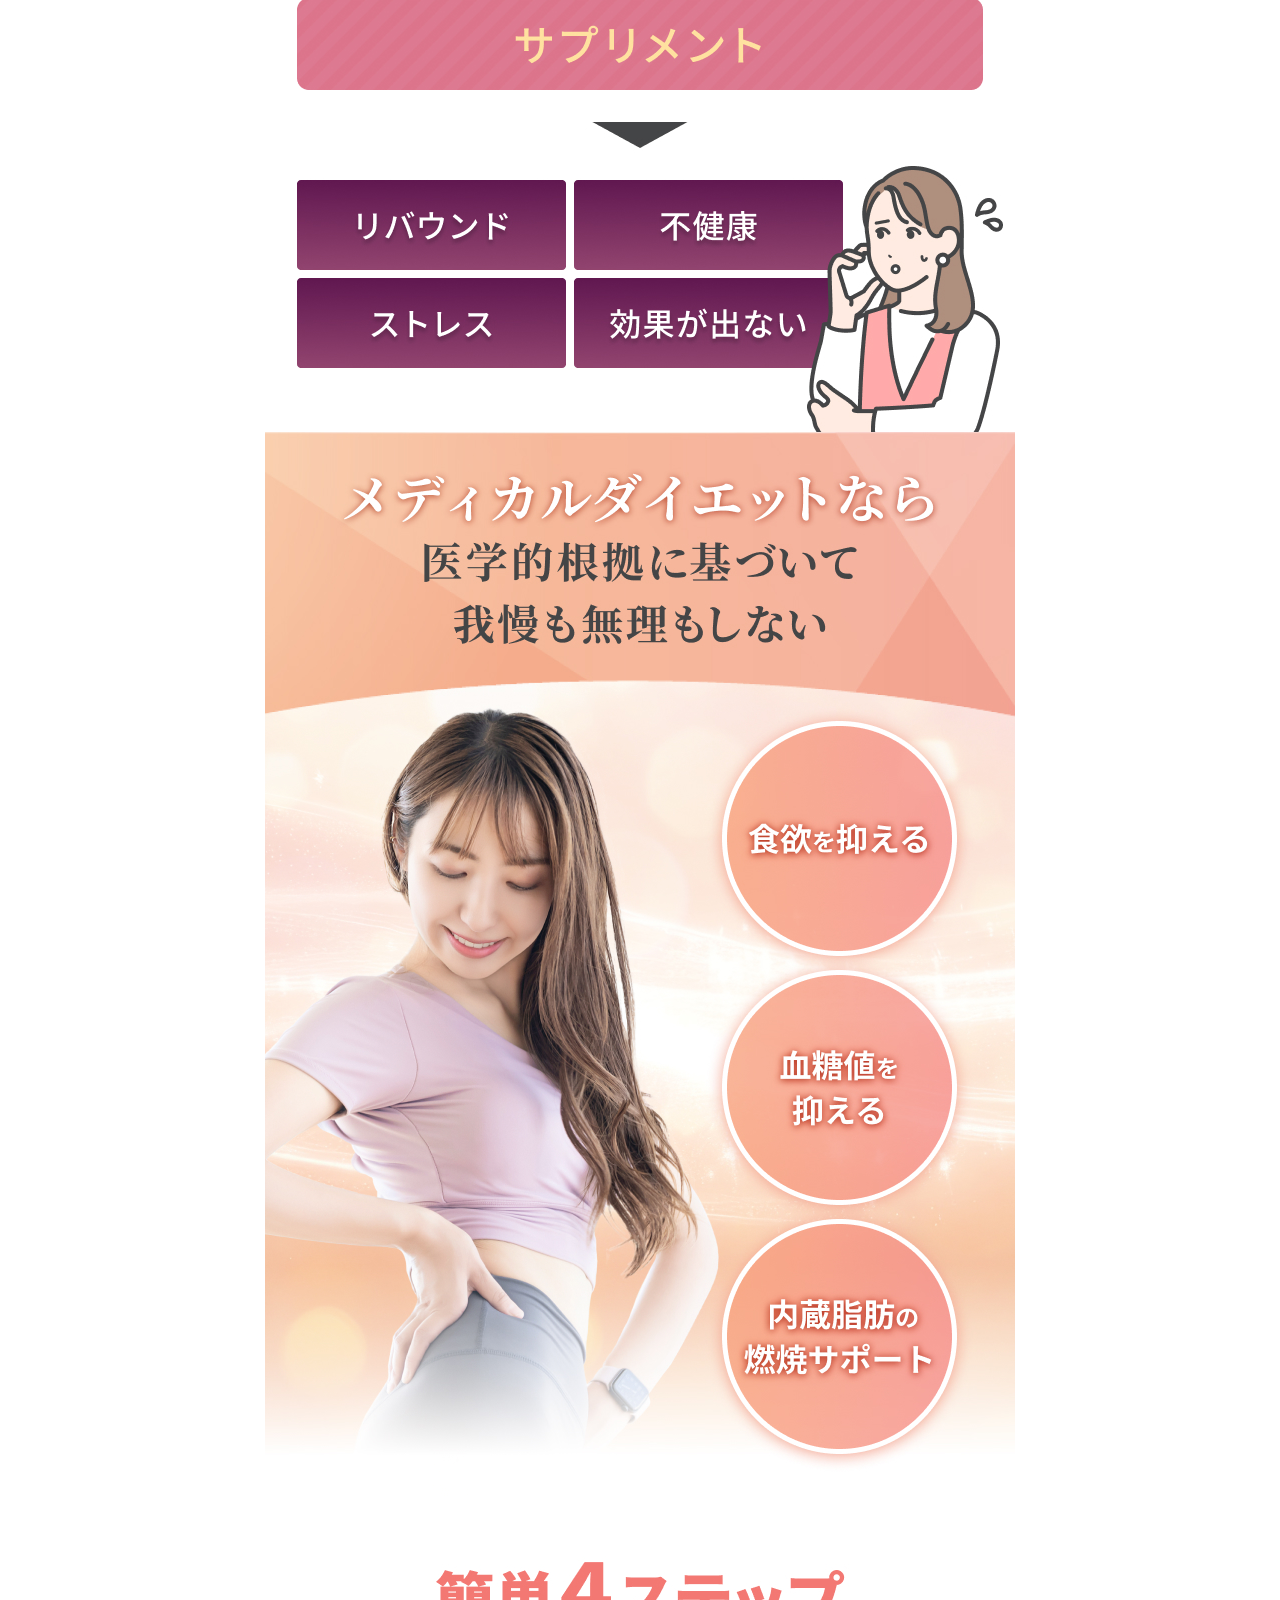
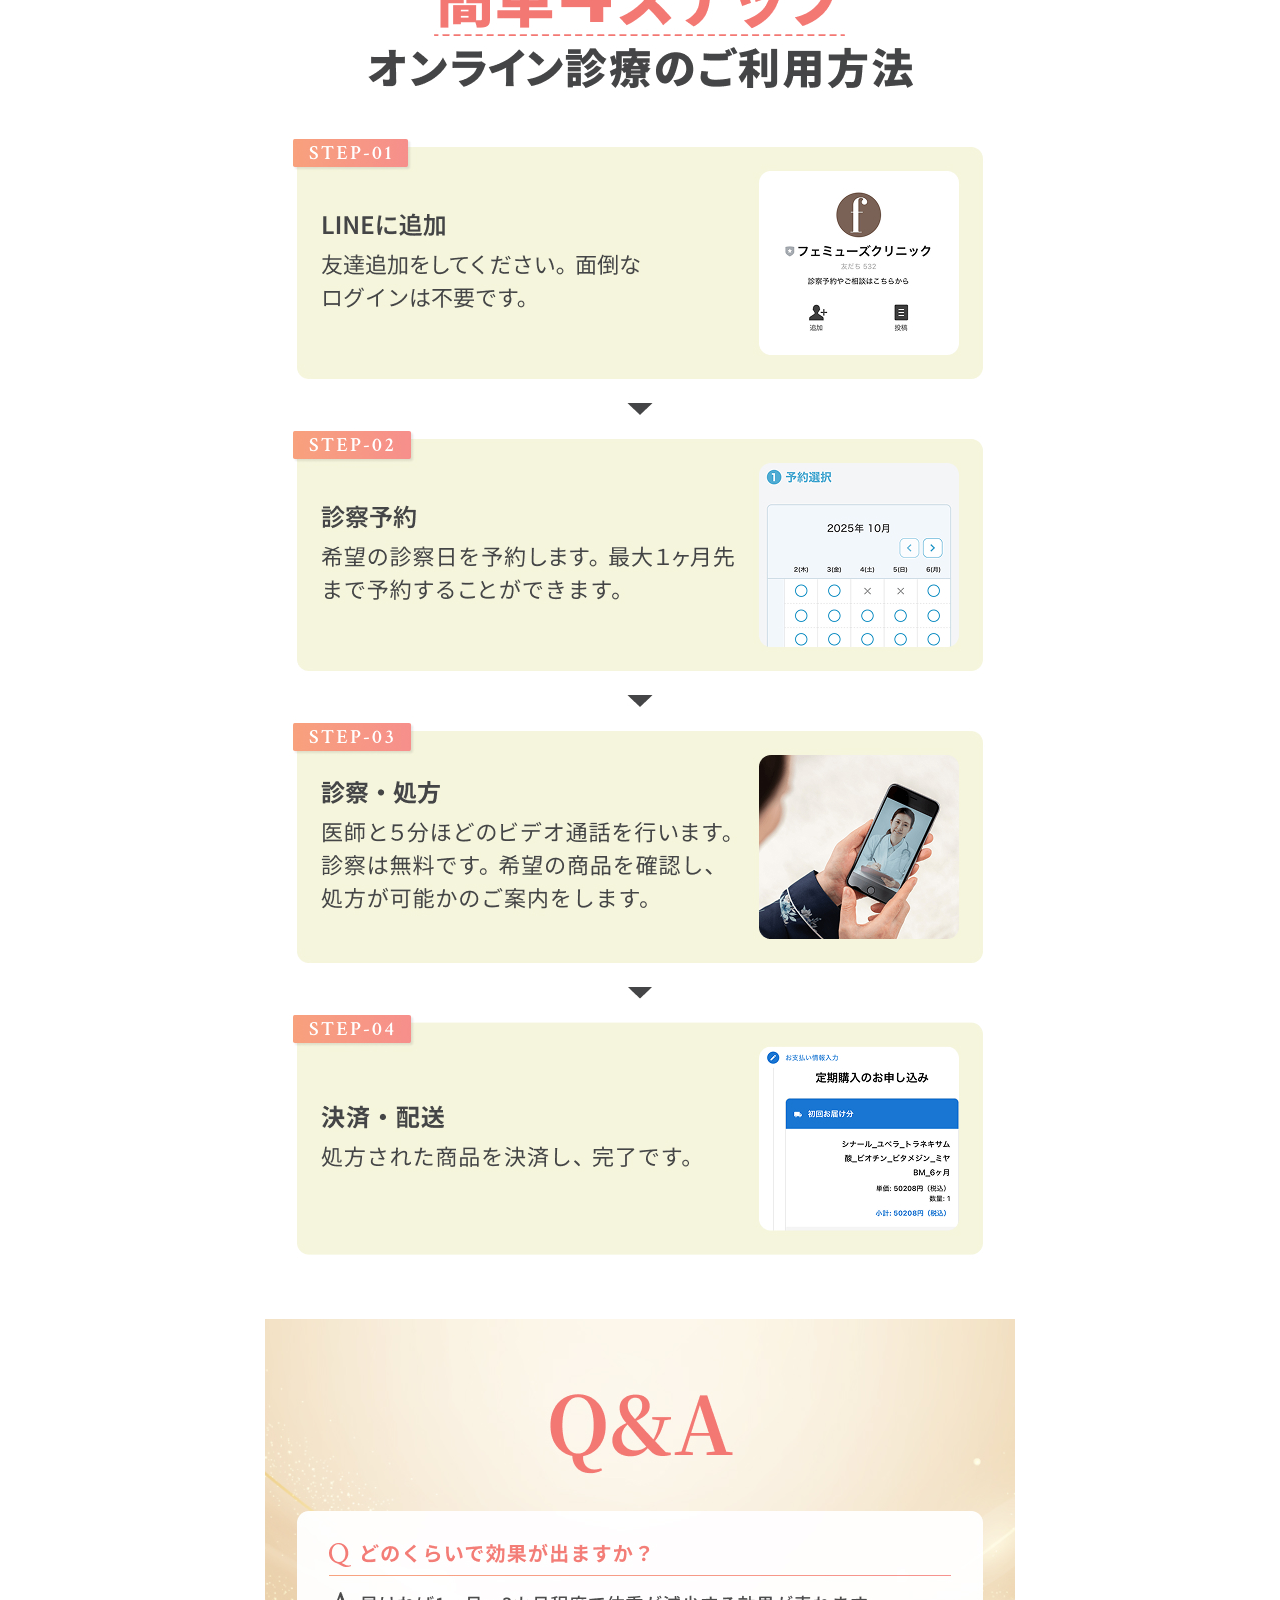
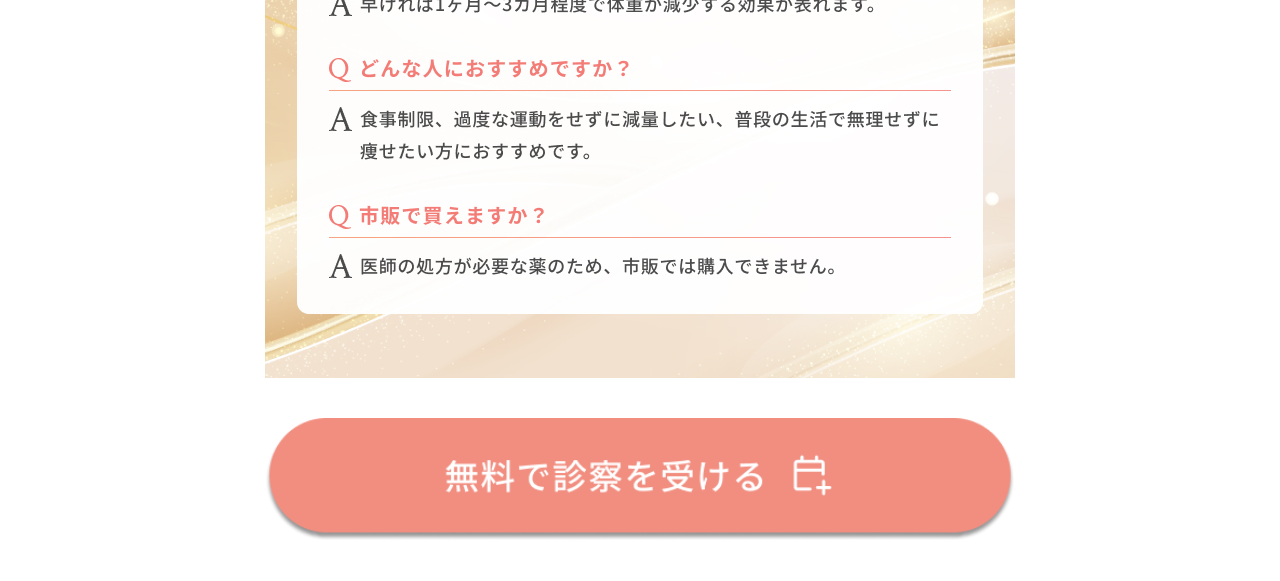
<file: lp/ad-001/02/index.html>
<!DOCTYPE html>
<html lang="ja">
<head>
    <!-- Google Tag Manager -->
<script>(function(w,d,s,l,i){w[l]=w[l]||[];w[l].push({'gtm.start':
new Date().getTime(),event:'gtm.js'});var f=d.getElementsByTagName(s)[0],
j=d.createElement(s),dl=l!='dataLayer'?'&l='+l:'';j.async=true;j.src=
'https://www.googletagmanager.com/gtm.js?id='+i+dl;f.parentNode.insertBefore(j,f);
})(window,document,'script','dataLayer','GTM-NDVBC6H3');</script>
<!-- End Google Tag Manager -->
    <meta charset="UTF-8">
    <meta name="viewport" content="width=device-width, initial-scale=1.0">
    <link rel="stylesheet" href="./css/style.css">
    <title>【公式】ドクタースリム｜話題のメディカルダイエット - 続かないダイエットから続けられるダイエットに</title>
    <meta name="description" content="オンラインで医師が診察する医学根拠に基づいたメディカルダイエット。無理なく健康的に痩せ、続けやすい体質改善。ダイエットの常識を超える医療の力で、理想のスタイルへ。">
    <meta property="og:title" content="【公式】ドクタースリム｜話題のメディカルダイエット - 続かないダイエットから続けられるダイエットに">
    <meta property="og:description" content="オンラインで医師が診察する医学根拠に基づいたメディカルダイエット。無理なく健康的に痩せ、続けやすい体質改善。ダイエットの常識を超える医療の力で、理想のスタイルへ。">
    <meta property="og:url" content="https://doctor-slim.jp/lp/ad-001/02/">
    <meta property="og:image" content="https://doctor-slim.jp//lp/ad-001/02/img/femuse_65_1.jpg">
    <meta property="og:type" content="lp">
    <meta property="og:site_name" content="ドクター・スリム">
    <meta name="robots" content="noindex">
</head>
<body>
    <!-- Google Tag Manager (noscript) -->
<noscript><iframe src="https://www.googletagmanager.com/ns.html?id=GTM-NDVBC6H3"
height="0" width="0" style="display:none;visibility:hidden"></iframe></noscript>
<!-- End Google Tag Manager (noscript) -->
    <img src="img/femuse_65_1.jpg" alt="">
    <a href="https://liff.line.me/2003578447-9LneB3xY?flowPathId=997&basicId=@436fsscv&liffId=2003578447-9LneB3xY&clientId=2003578447" class="shine">
        <img src="img/femuse_65_5_btn.png" alt="" class="bounce">
    </a>
    <img src="img/femuse_65_2.jpg" alt="">
    <img src="img/femuse_65_3.jpg" alt="">
    <img src="img/femuse_65_4.jpg" alt="">
    <img src="img/femuse_65_5_nobutton.jpg" alt="">
    <a href="https://liff.line.me/2003578447-9LneB3xY?flowPathId=997&basicId=@436fsscv&liffId=2003578447-9LneB3xY&clientId=2003578447" class="button shine">
        <img src="img/femuse_65_5_btn.png" alt="" class="bounce">
    </a>
    <img src="img/femuse_65_6.jpg" alt="" class="mt">
    <img src="img/femuse_65_10.jpg" alt="">
    <img src="img/femuse_65_7.jpg" alt="">
    <img src="img/femuse_65_8.jpg" alt="">
    <img src="img/femuse_65_9.jpg" alt="">
    <a href="https://liff.line.me/2003578447-9LneB3xY?flowPathId=997&basicId=@436fsscv&liffId=2003578447-9LneB3xY&clientId=2003578447" class="shine">
        <img src="img/femuse_65_5_btn.png" alt="" class="bounce">
    </a>
    <img src="img/femuse_65_11.jpg" alt="">
    <img src="img/femuse_65_12.jpg" alt="">
    <img src="img/femuse_65_13.jpg" alt="">
    <img src="img/femuse_65_14.jpg" alt="">
    <a href="https://liff.line.me/2003578447-9LneB3xY?flowPathId=997&basicId=@436fsscv&liffId=2003578447-9LneB3xY&clientId=2003578447" class="shine">
        <img src="img/femuse_65_5_btn.png" alt="" class="bounce">
    </a>
    <script src="./js/script.js"></script>
</body>
</html>
</file>
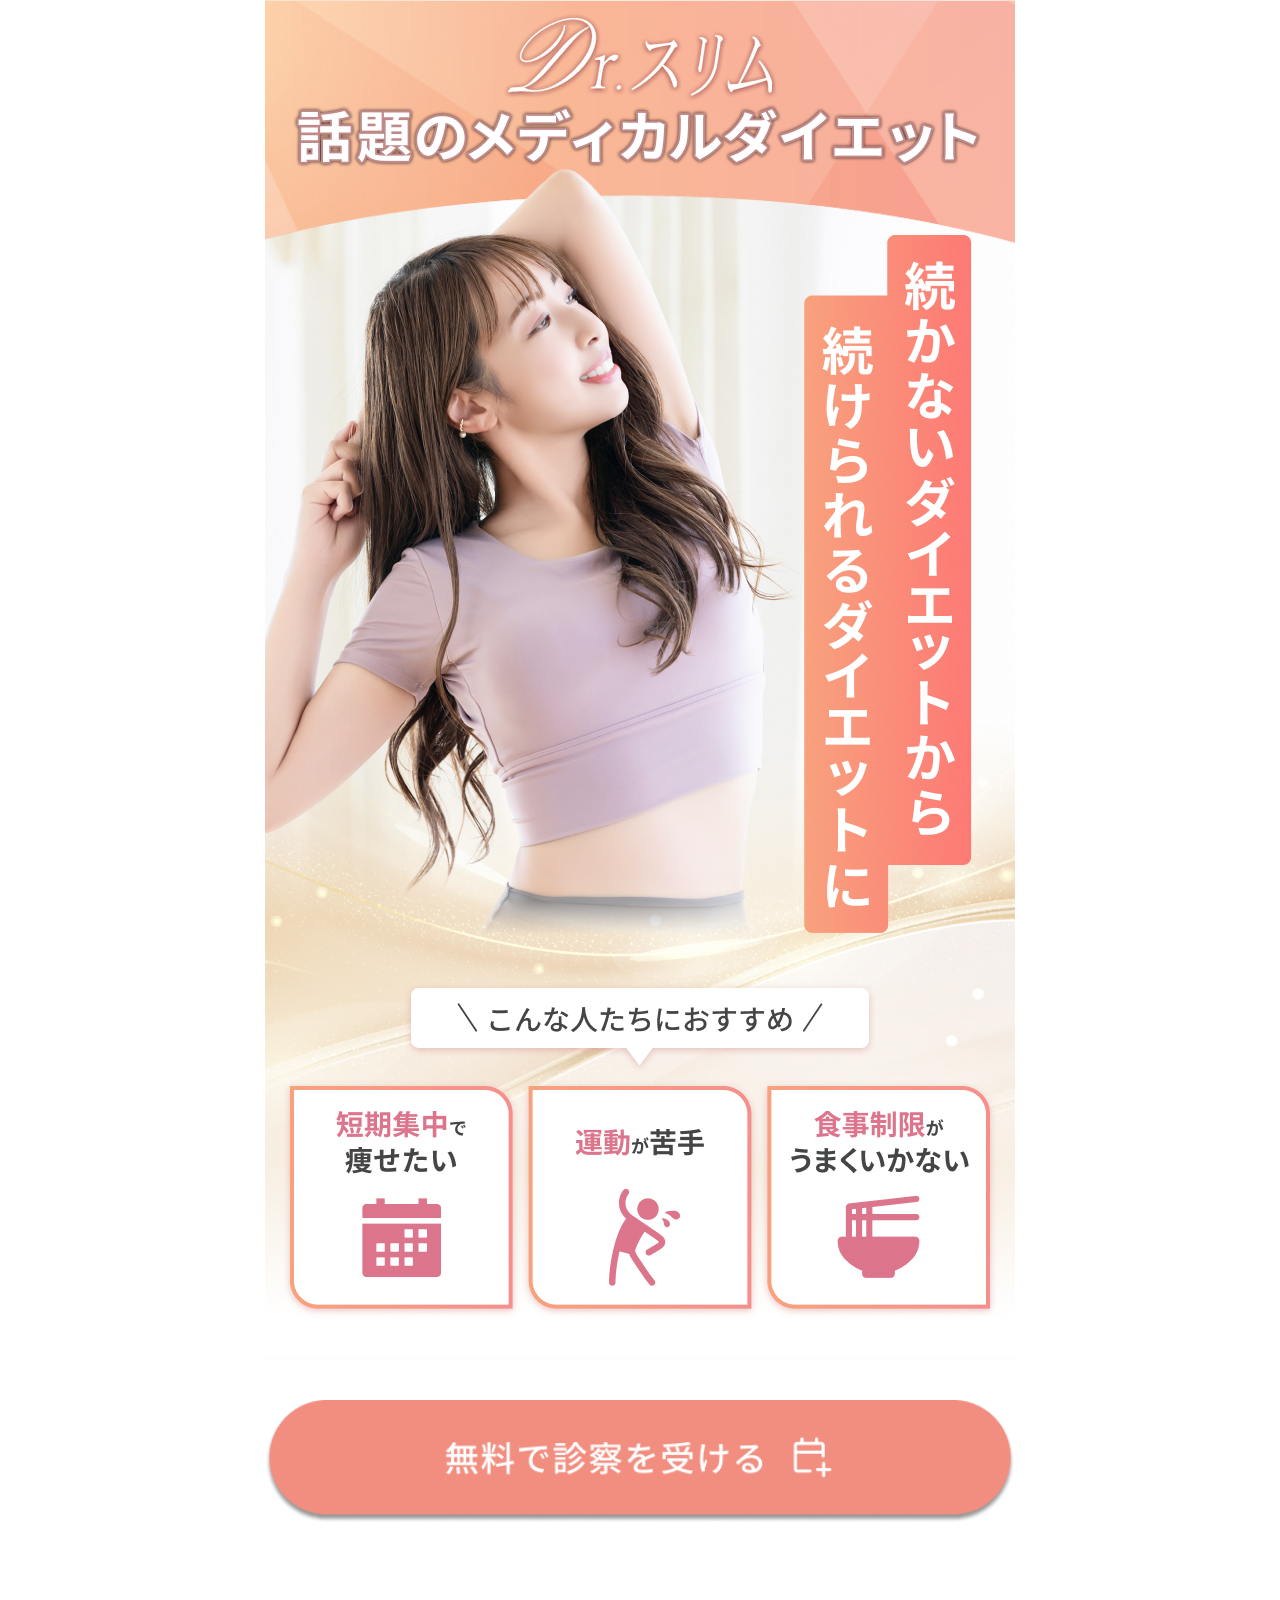
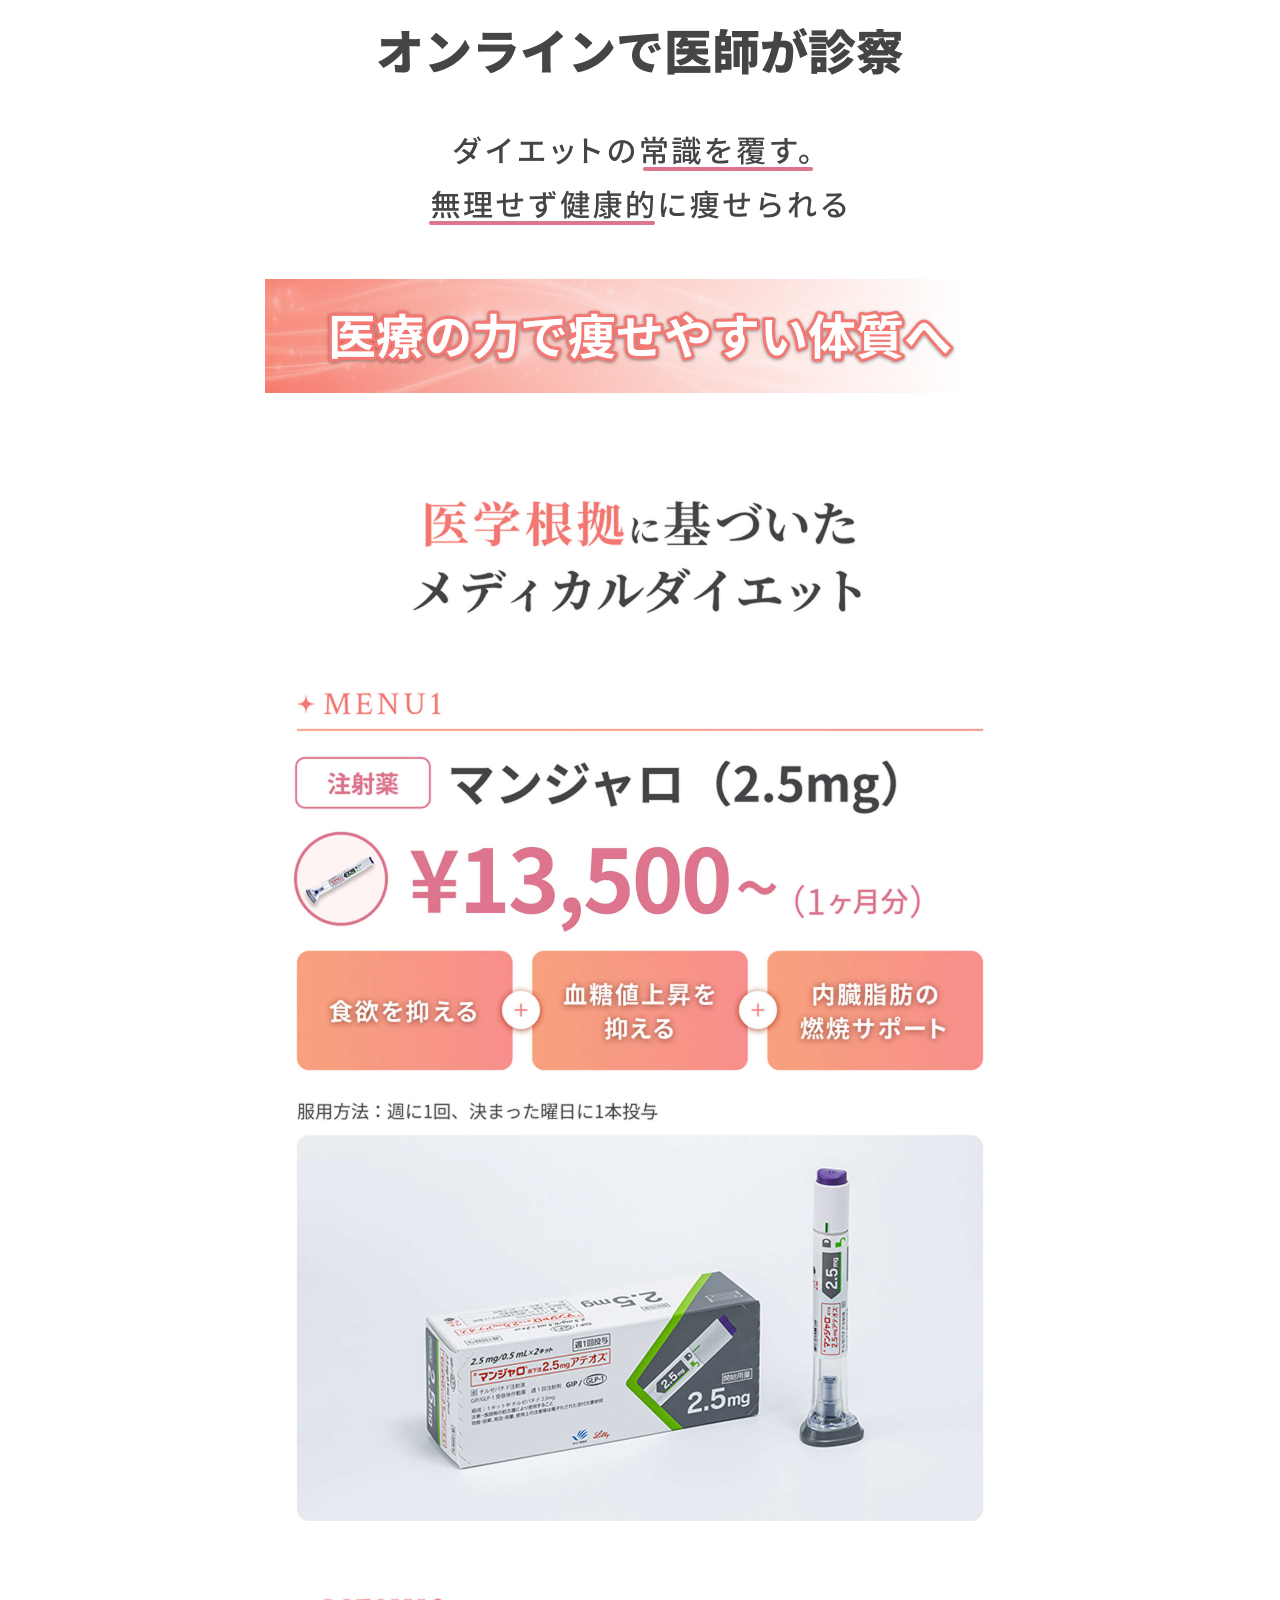
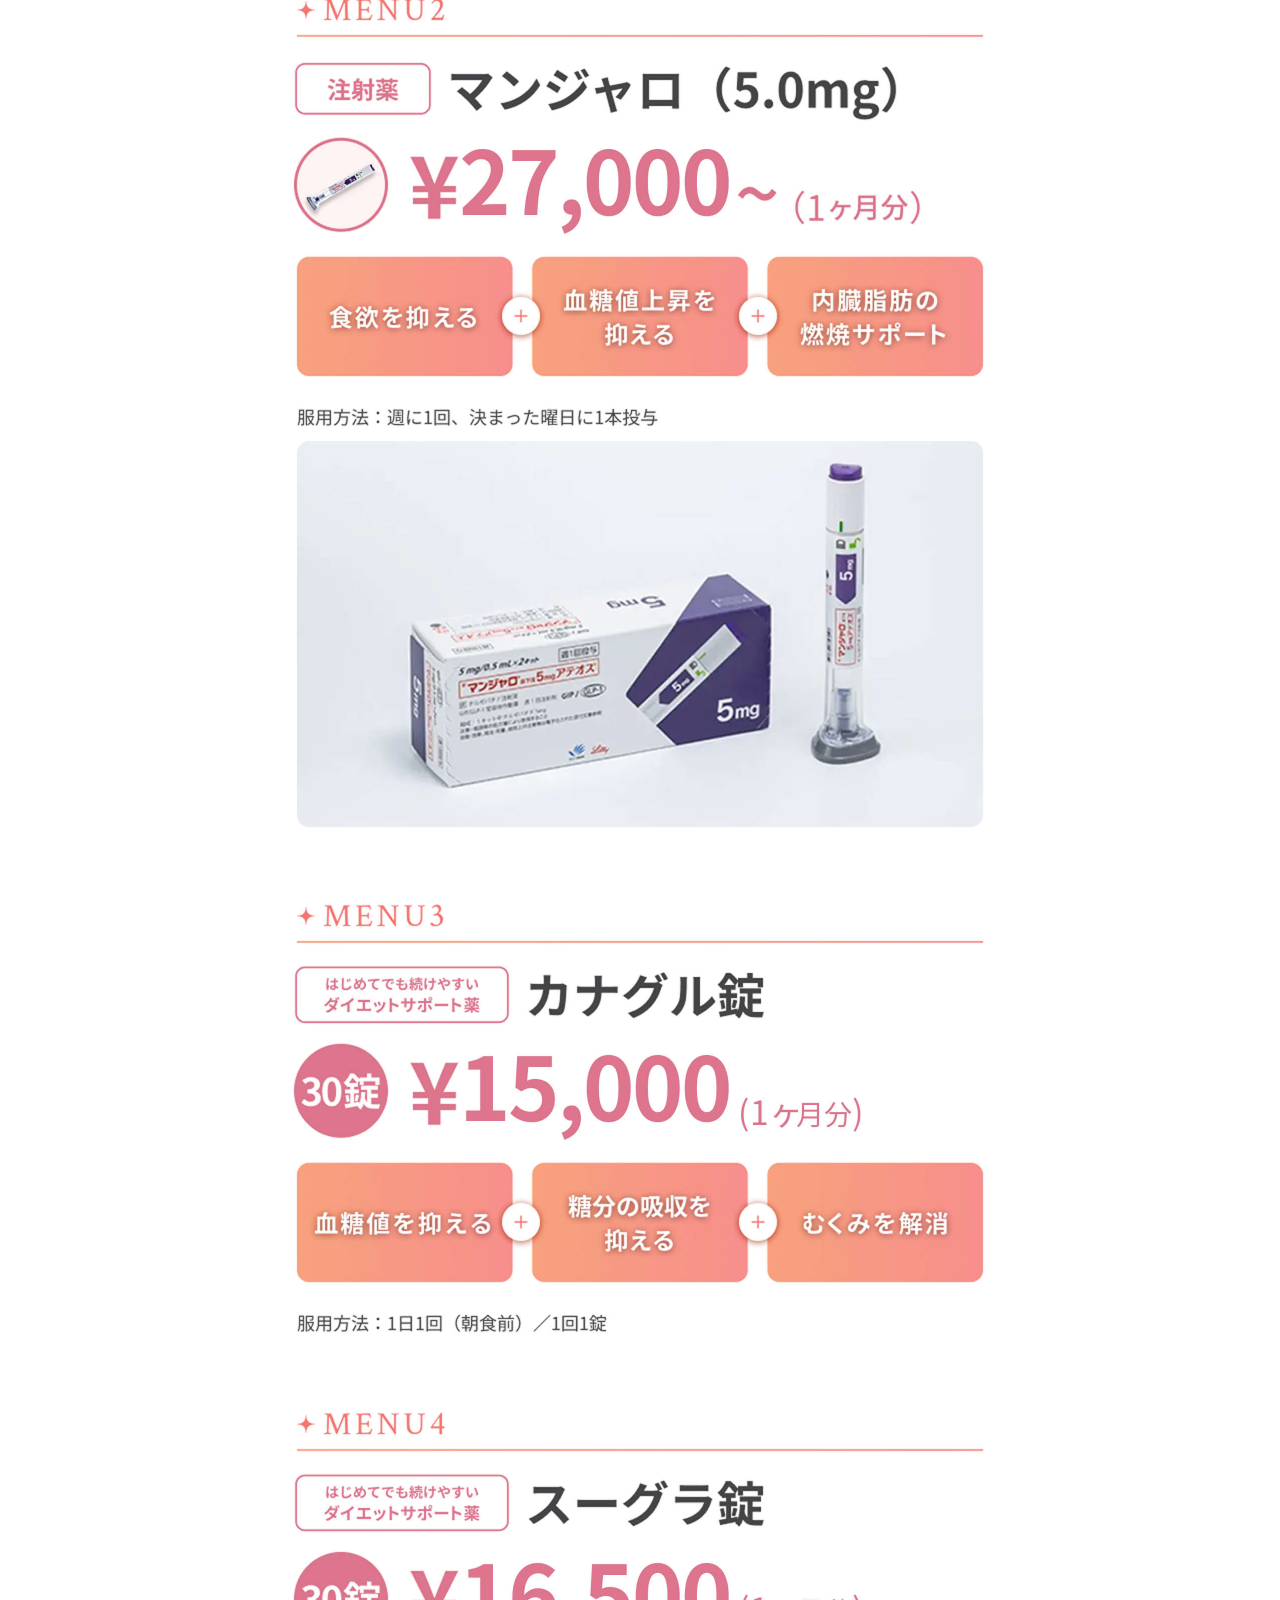
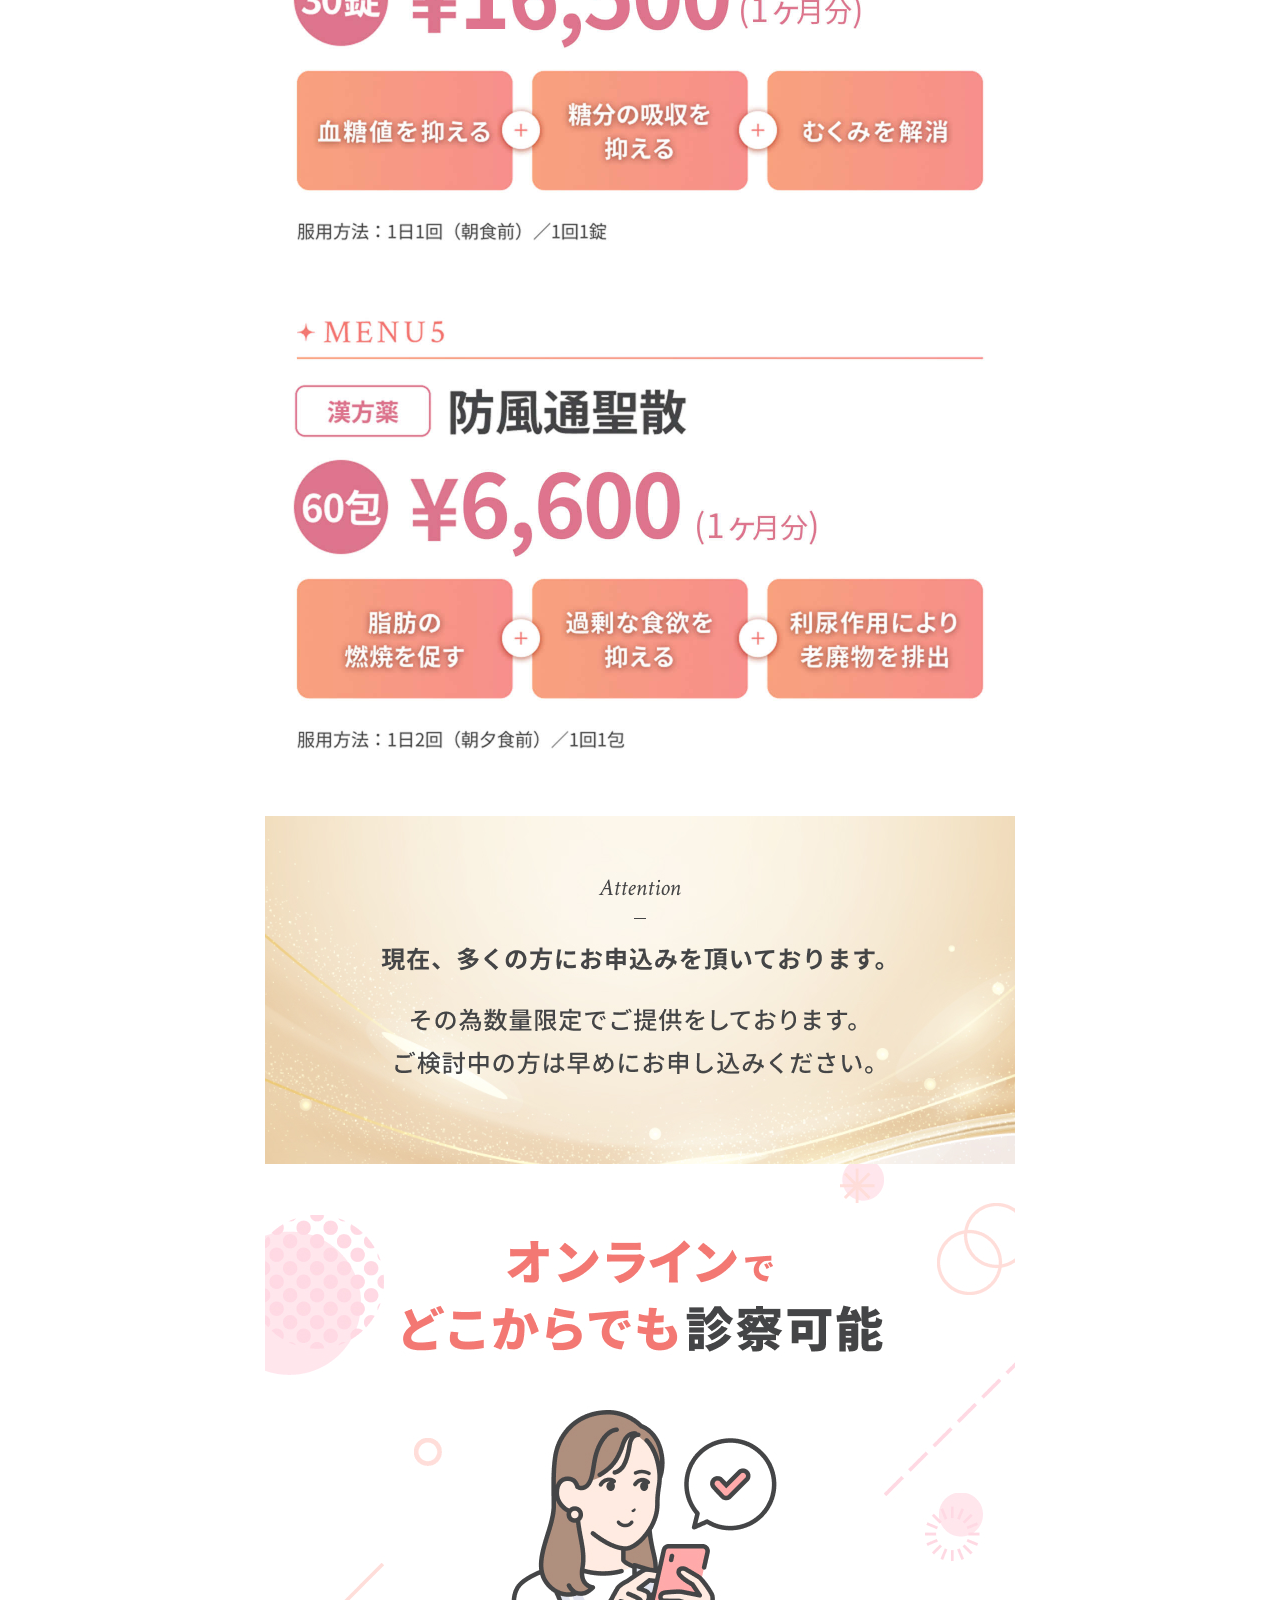
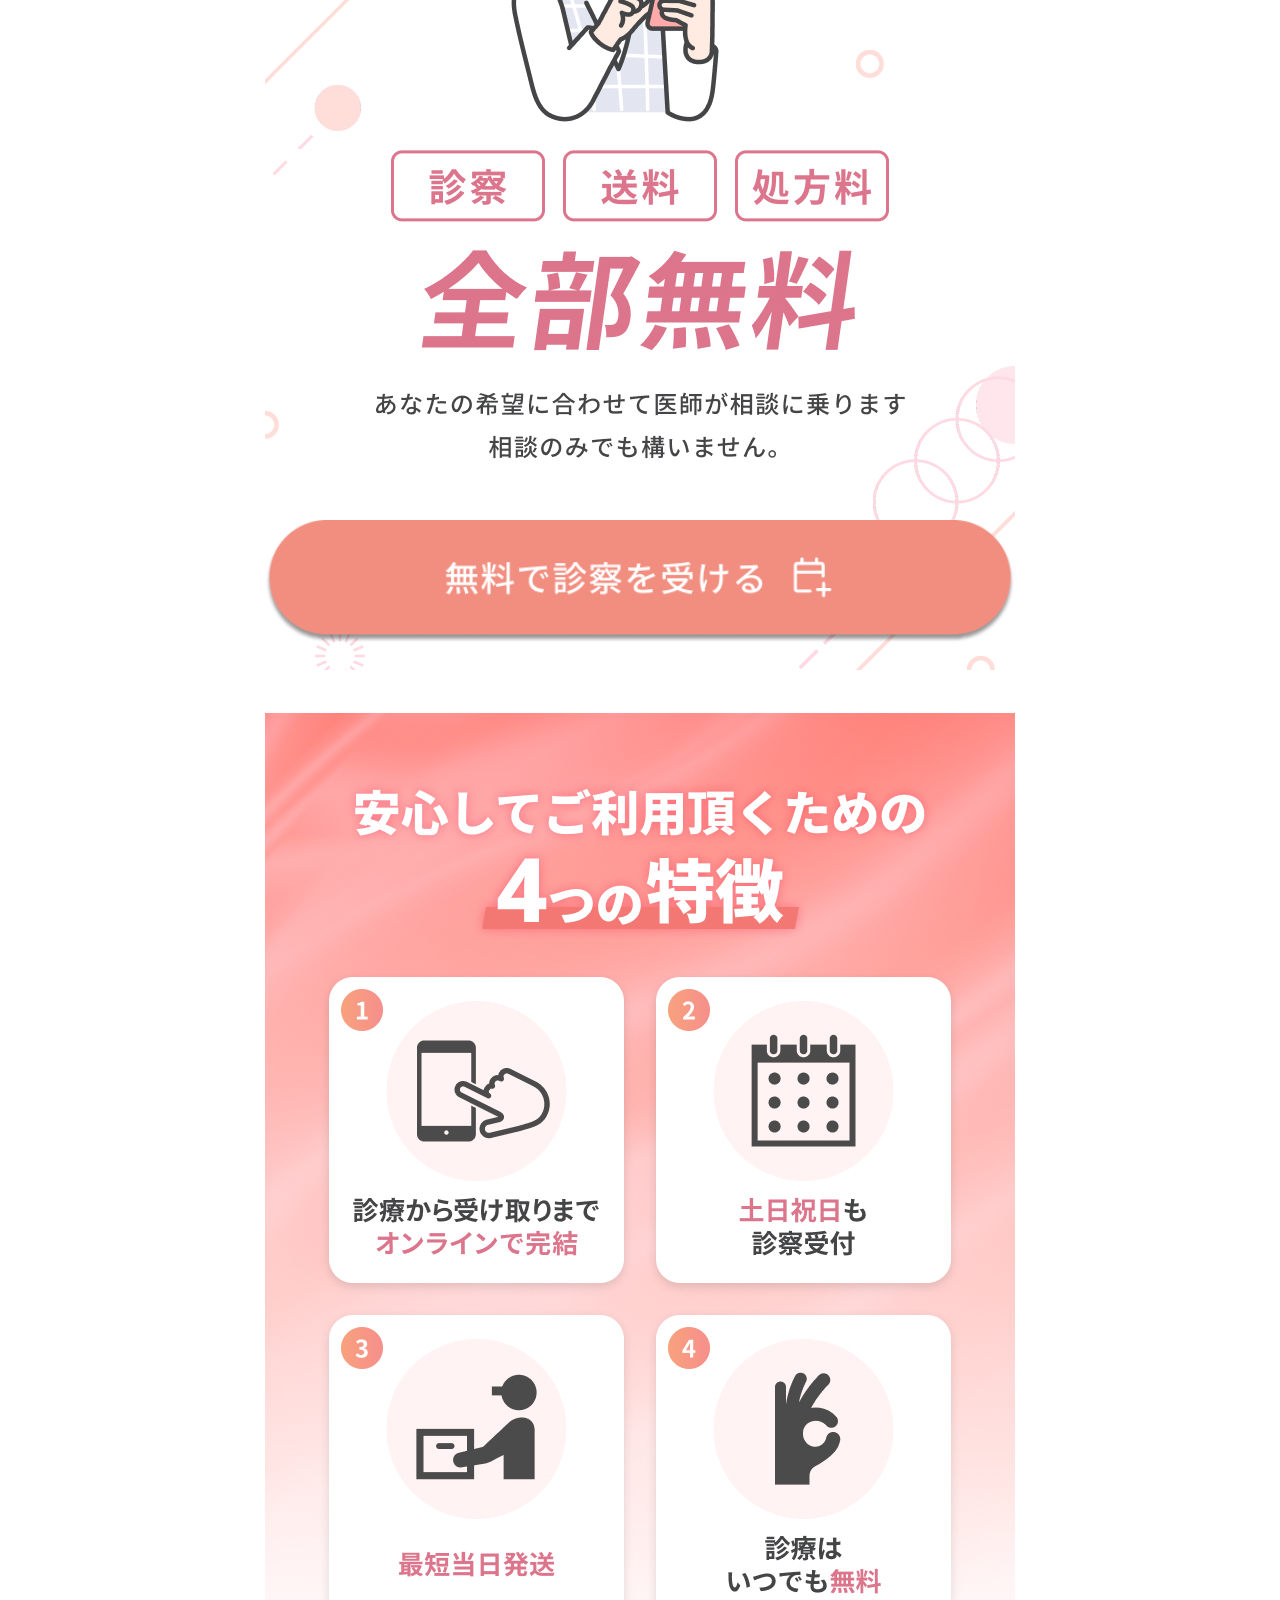
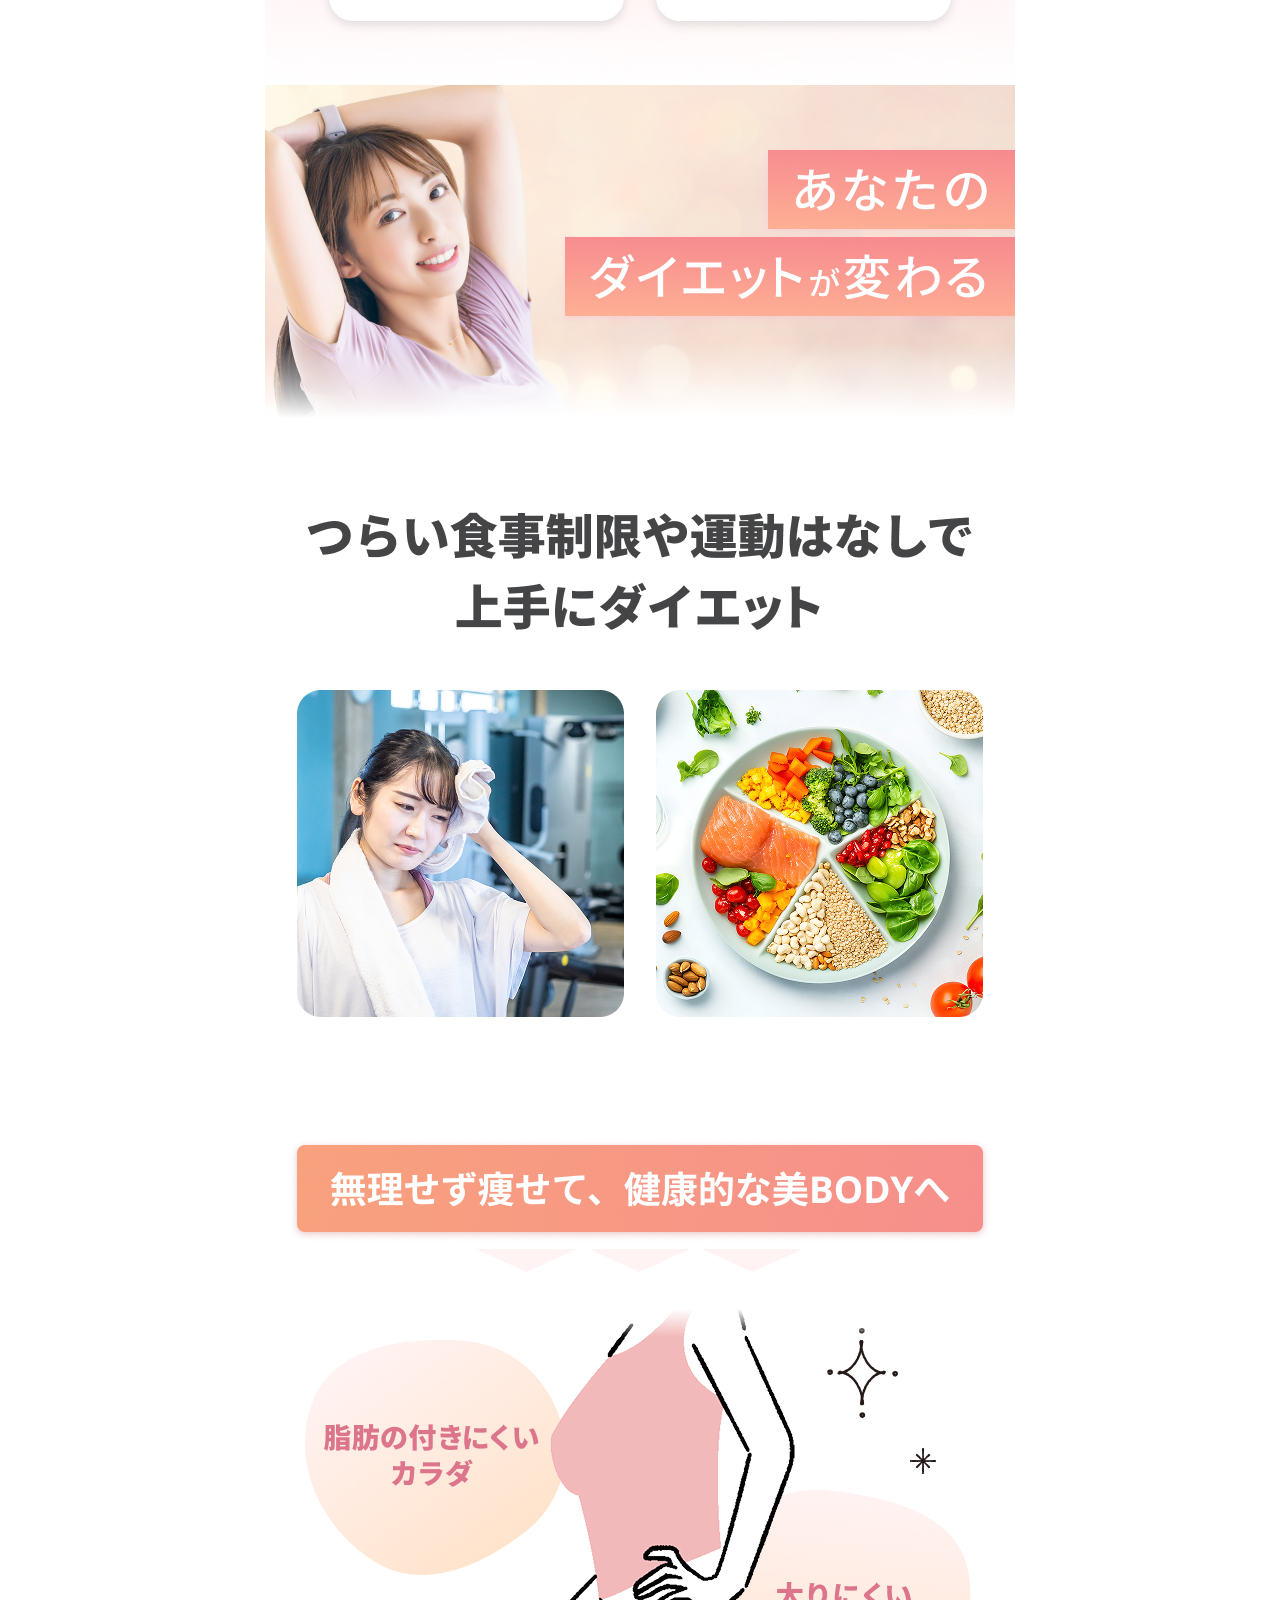
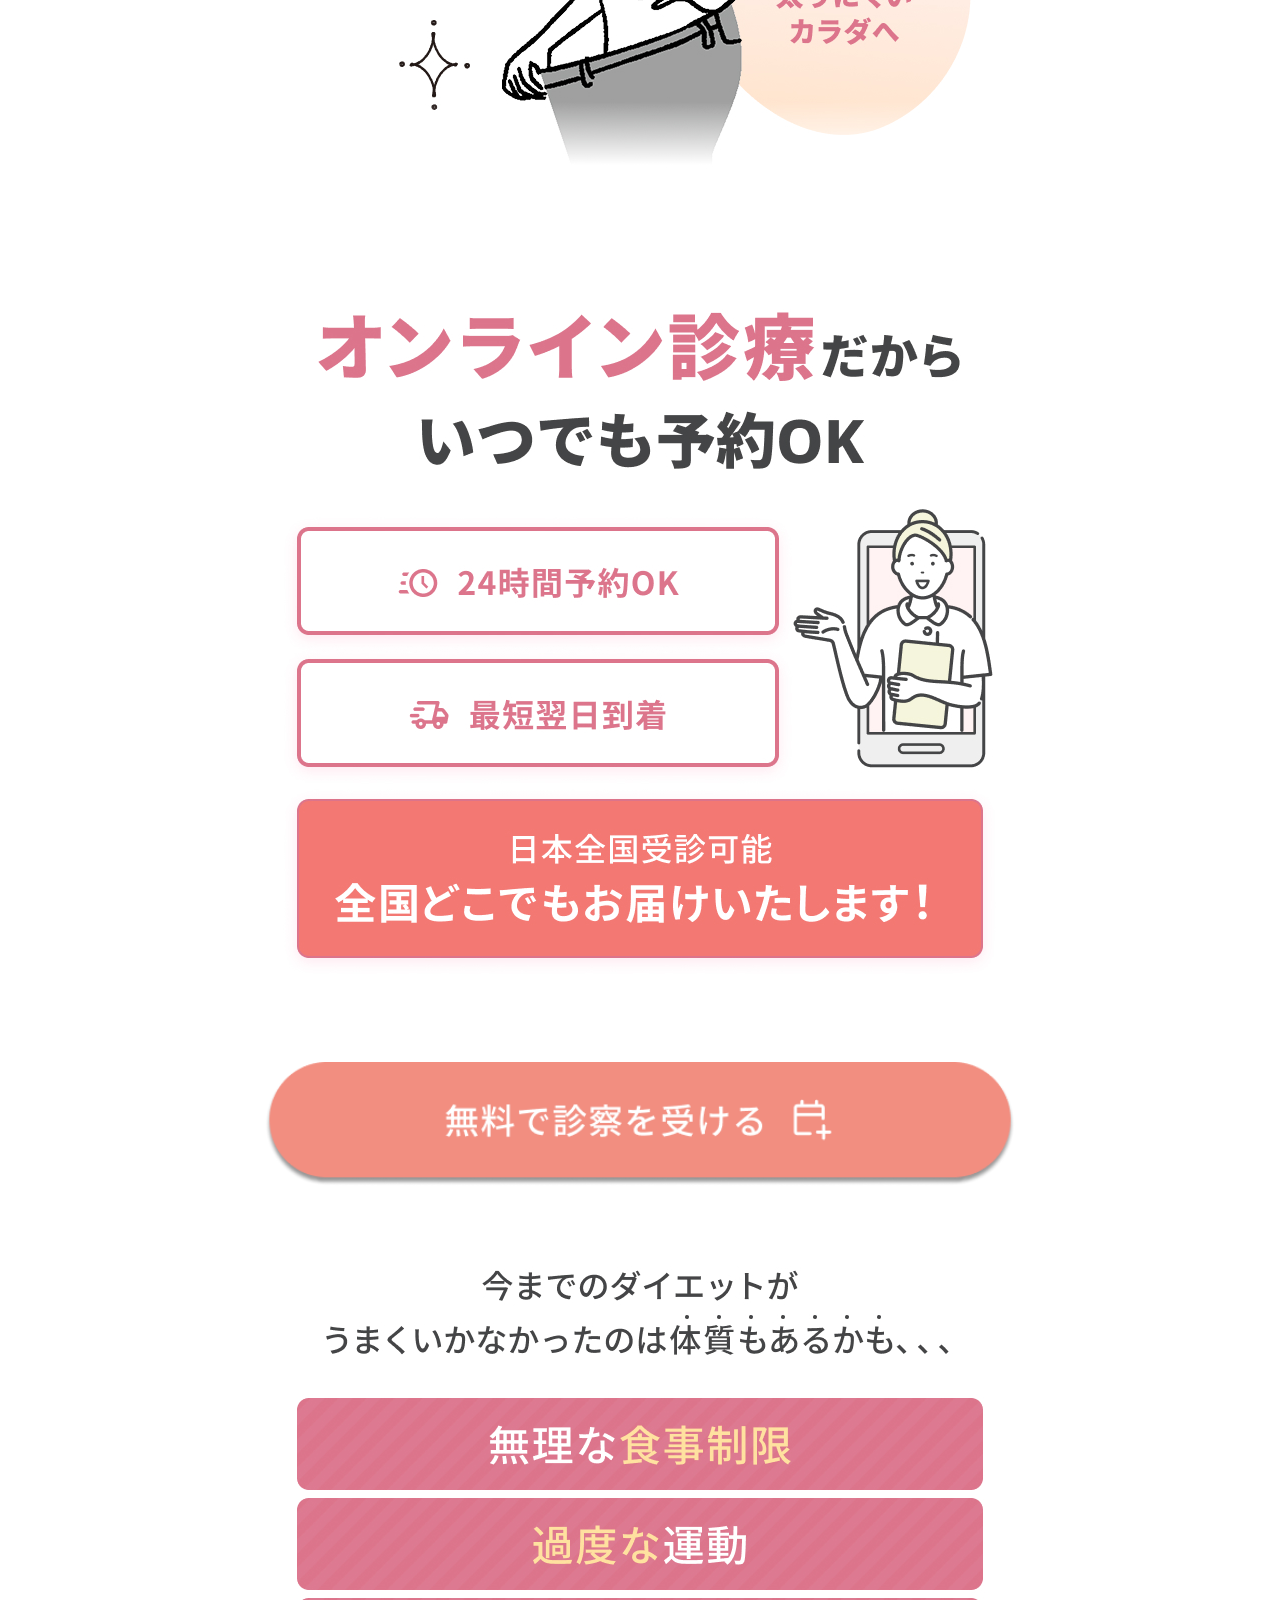
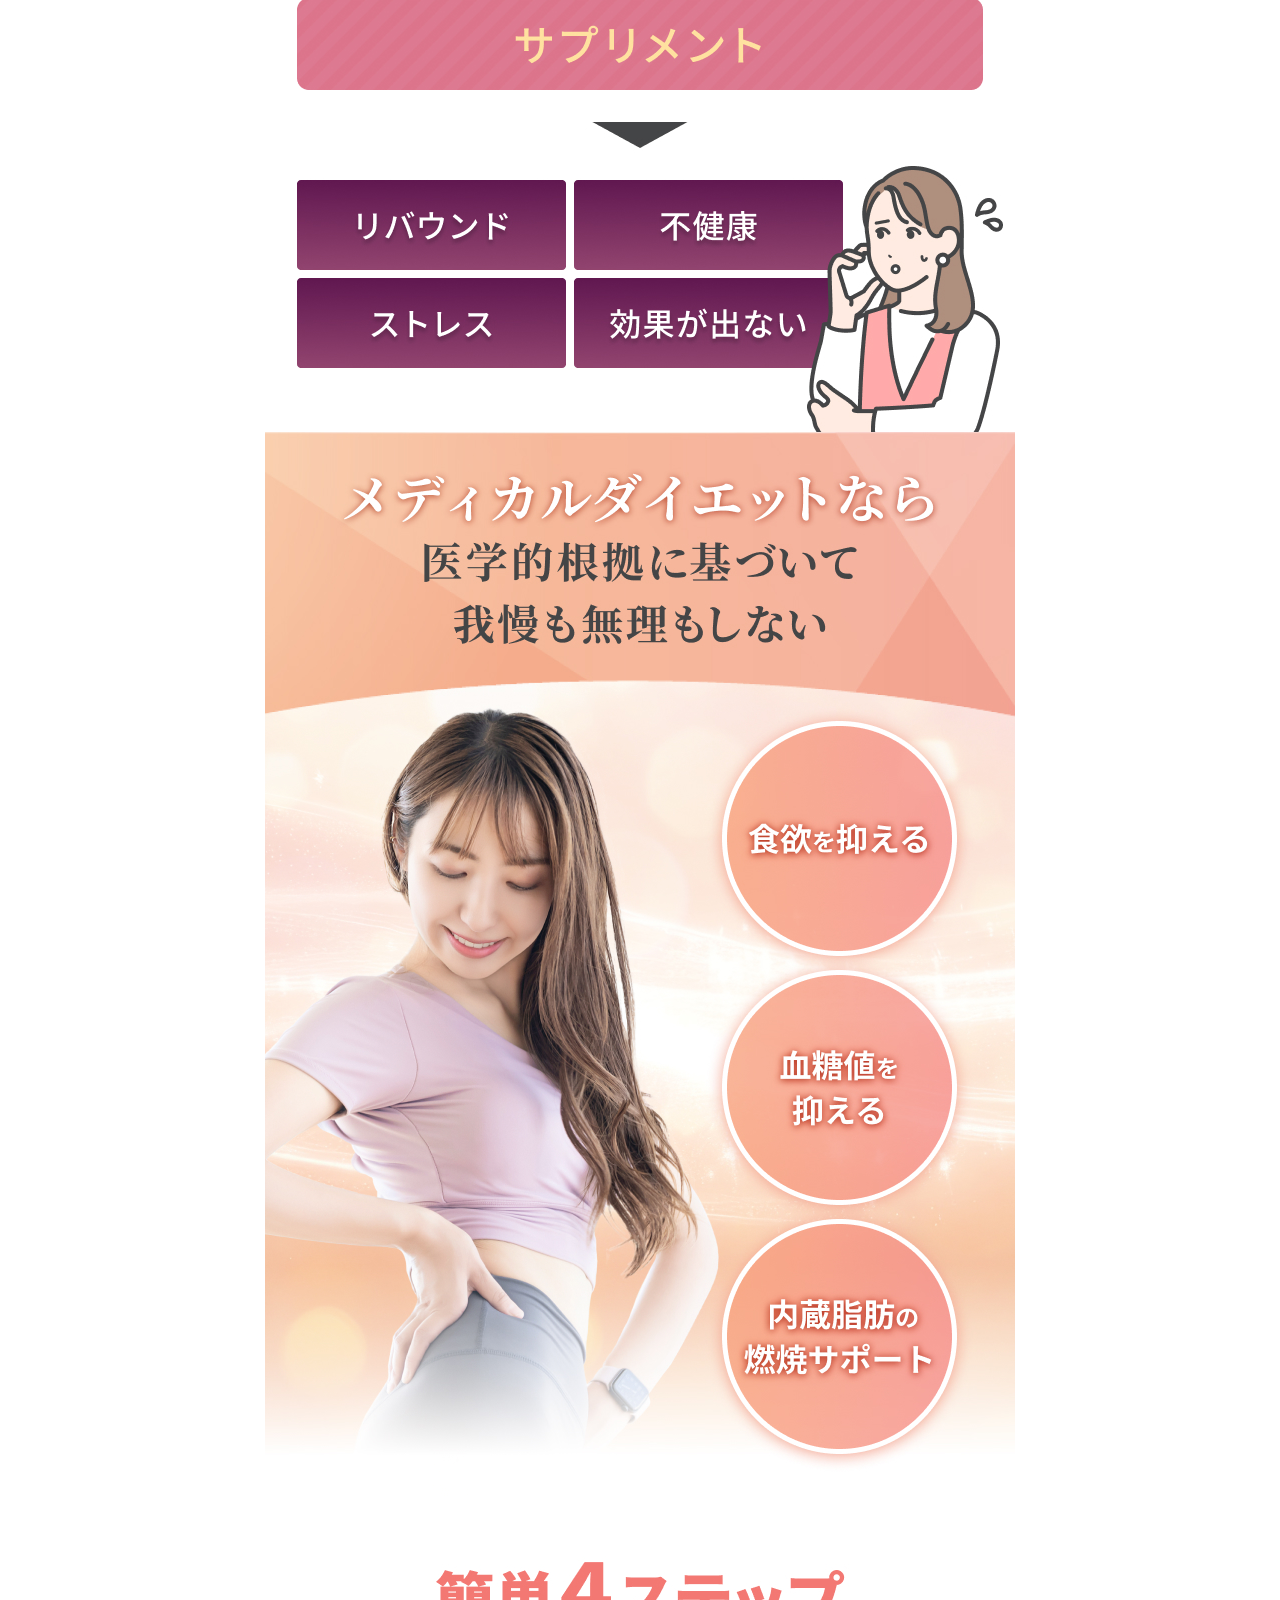
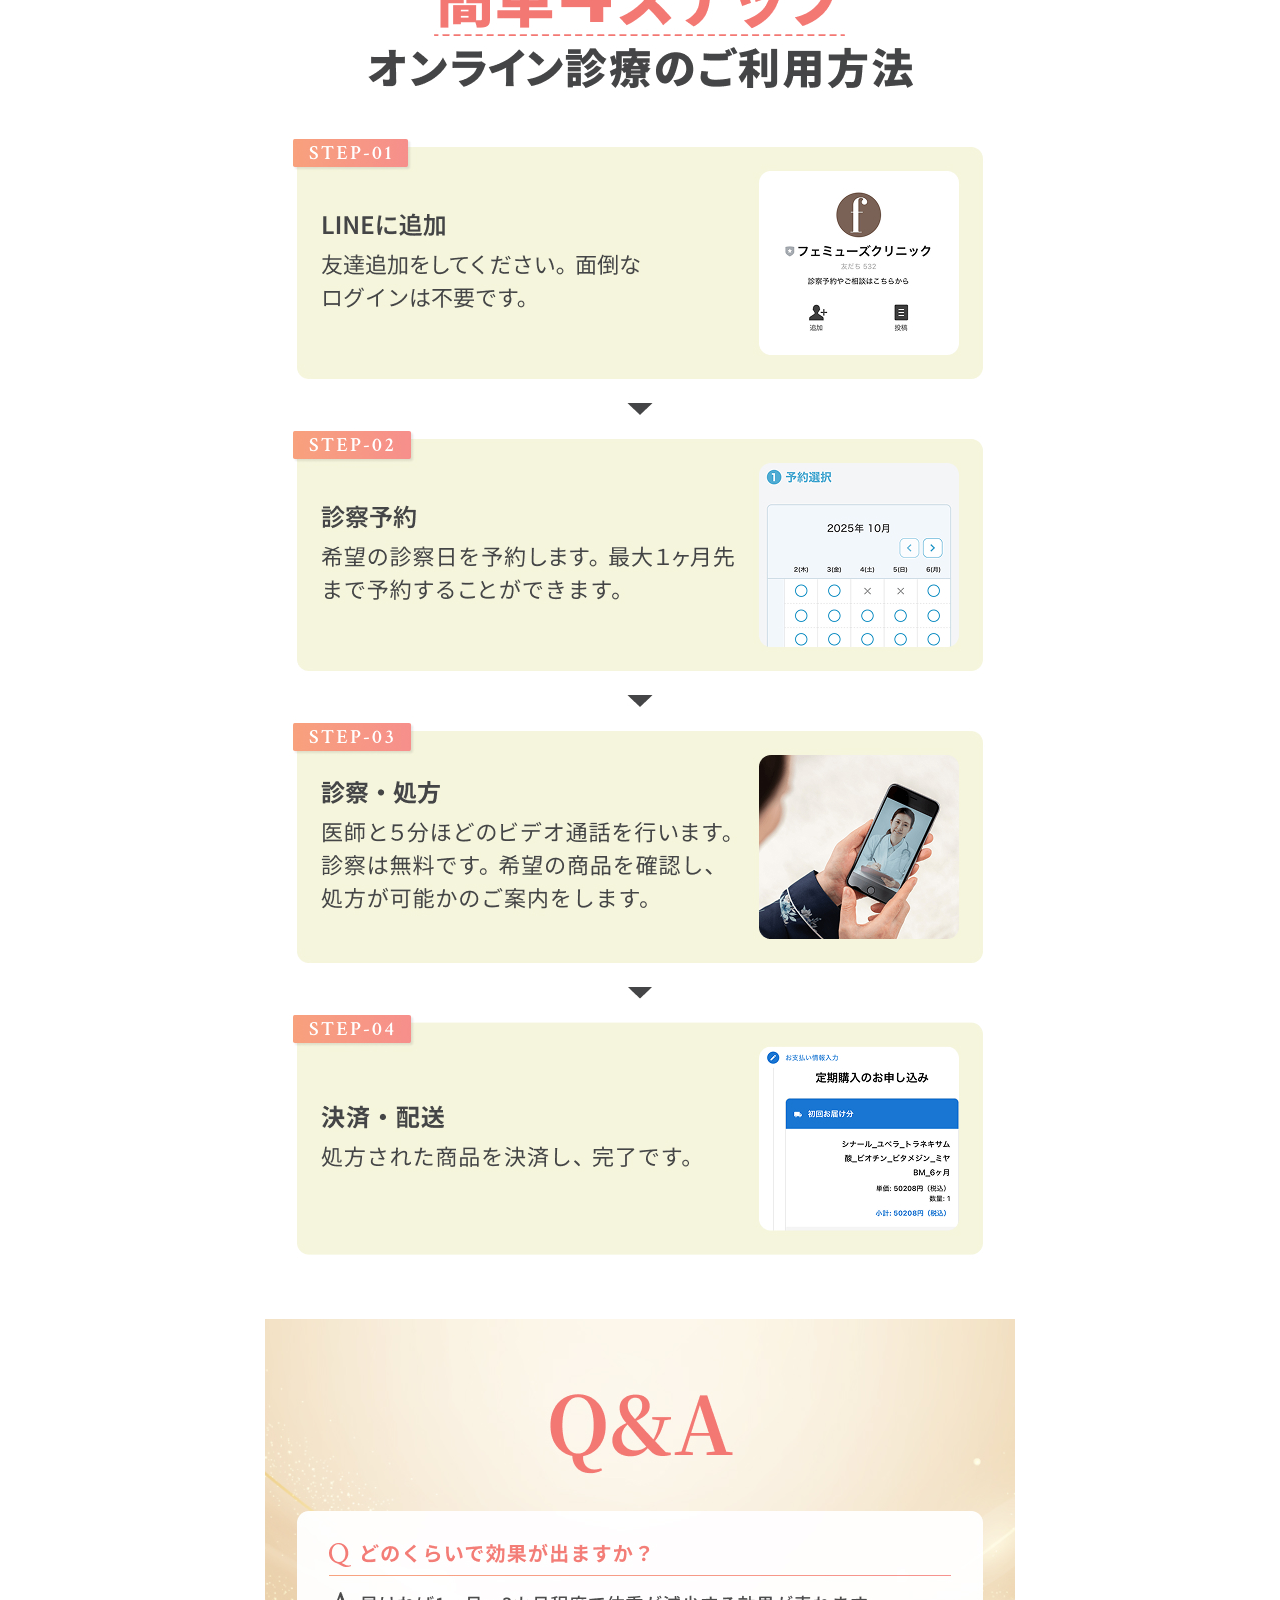
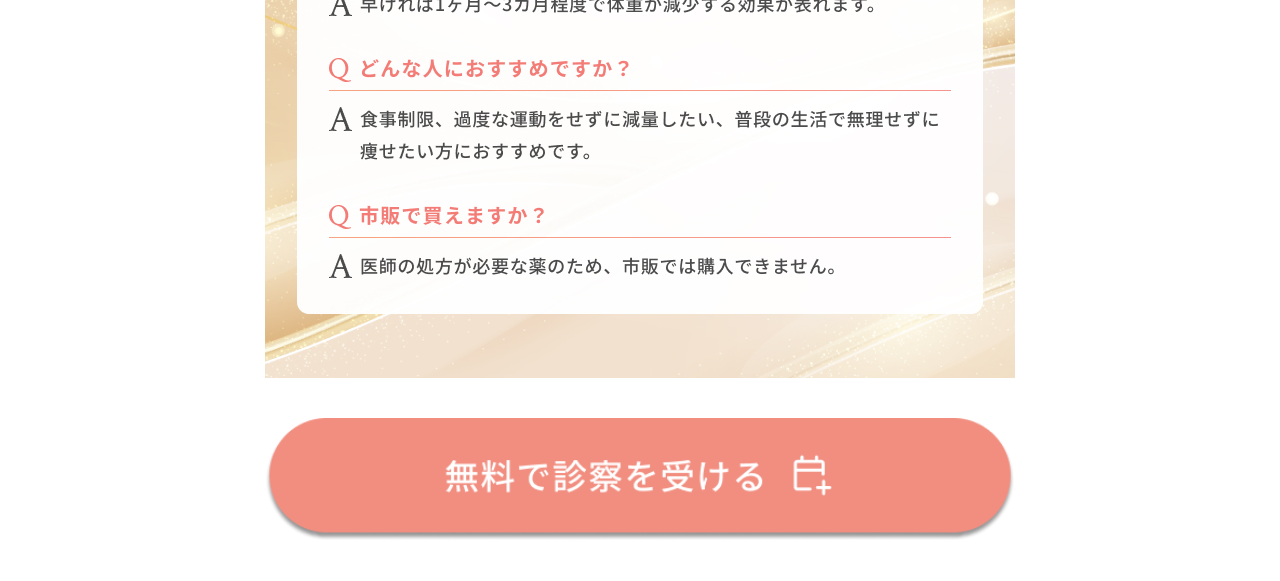
<file: lp/ad-001/03/index.html>
<!DOCTYPE html>
<html lang="ja">
<head>
    <!-- Google Tag Manager -->
<script>(function(w,d,s,l,i){w[l]=w[l]||[];w[l].push({'gtm.start':
new Date().getTime(),event:'gtm.js'});var f=d.getElementsByTagName(s)[0],
j=d.createElement(s),dl=l!='dataLayer'?'&l='+l:'';j.async=true;j.src=
'https://www.googletagmanager.com/gtm.js?id='+i+dl;f.parentNode.insertBefore(j,f);
})(window,document,'script','dataLayer','GTM-NDVBC6H3');</script>
<!-- End Google Tag Manager -->
    <meta charset="UTF-8">
    <meta name="viewport" content="width=device-width, initial-scale=1.0">
    <link rel="stylesheet" href="./css/style.css">
    <title>【公式】ドクタースリム｜話題のメディカルダイエット - 続かないダイエットから続けられるダイエットに</title>
    <meta name="description" content="オンラインで医師が診察する医学根拠に基づいたメディカルダイエット。無理なく健康的に痩せ、続けやすい体質改善。ダイエットの常識を超える医療の力で、理想のスタイルへ。">
    <meta property="og:title" content="【公式】ドクタースリム｜話題のメディカルダイエット - 続かないダイエットから続けられるダイエットに">
    <meta property="og:description" content="オンラインで医師が診察する医学根拠に基づいたメディカルダイエット。無理なく健康的に痩せ、続けやすい体質改善。ダイエットの常識を超える医療の力で、理想のスタイルへ。">
    <meta property="og:url" content="https://doctor-slim.jp/lp/ad-001/03/">
    <meta property="og:image" content="https://doctor-slim.jp//lp/ad-001/03/img/femuse_65_1.jpg">
    <meta property="og:type" content="lp">
    <meta property="og:site_name" content="ドクター・スリム">
    <meta name="robots" content="noindex">
</head>
<body>
    <!-- Google Tag Manager (noscript) -->
<noscript><iframe src="https://www.googletagmanager.com/ns.html?id=GTM-NDVBC6H3"
height="0" width="0" style="display:none;visibility:hidden"></iframe></noscript>
<!-- End Google Tag Manager (noscript) -->
    <img src="img/femuse_65_1.jpg" alt="">
    <a href="https://liff.line.me/2003578447-9LneB3xY?flowPathId=998&basicId=@436fsscv&liffId=2003578447-9LneB3xY&clientId=2003578447" class="shine">
        <img src="img/femuse_65_5_btn.png" alt="" class="bounce">
    </a>
    <img src="img/femuse_65_2.jpg" alt="">
    <img src="img/femuse_65_3.jpg" alt="">
    <img src="img/femuse_65_4.jpg" alt="">
    <img src="img/femuse_65_5_nobutton.jpg" alt="">
    <a href="https://liff.line.me/2003578447-9LneB3xY?flowPathId=998&basicId=@436fsscv&liffId=2003578447-9LneB3xY&clientId=2003578447" class="button shine">
        <img src="img/femuse_65_5_btn.png" alt="" class="bounce">
    </a>
    <img src="img/femuse_65_6.jpg" alt="" class="mt">
    <img src="img/femuse_65_10.jpg" alt="">
    <img src="img/femuse_65_7.jpg" alt="">
    <img src="img/femuse_65_8.jpg" alt="">
    <img src="img/femuse_65_9.jpg" alt="">
    <a href="https://liff.line.me/2003578447-9LneB3xY?flowPathId=998&basicId=@436fsscv&liffId=2003578447-9LneB3xY&clientId=2003578447" class="shine">
        <img src="img/femuse_65_5_btn.png" alt="" class="bounce">
    </a>
    <img src="img/femuse_65_11.jpg" alt="">
    <img src="img/femuse_65_12.jpg" alt="">
    <img src="img/femuse_65_13.jpg" alt="">
    <img src="img/femuse_65_14.jpg" alt="">
    <a href="https://liff.line.me/2003578447-9LneB3xY?flowPathId=998&basicId=@436fsscv&liffId=2003578447-9LneB3xY&clientId=2003578447" class="shine">
        <img src="img/femuse_65_5_btn.png" alt="" class="bounce">
    </a>
    <script src="./js/script.js"></script>
</body>
</html>
</file>
<file: lp/ad-001/01/css/style.css>
@charset "UTF-8";
/* デフォルト */
/* レスポンシブ設定 */
@media screen and (min-width: 321px) {
  .ssp {
    display: none;
  }
}
@media screen and (min-width: 541px) {
  .sp {
    display: none;
  }
}
@media screen and (max-width: 540px) {
  .pc {
    display: none;
  }
}
@media screen and (min-width: 769px) {
  .tb {
    display: none;
  }
}
@media screen and (max-width: 768px) {
  .nb {
    display: none;
  }
}
body {
  padding: 0;
  margin: 0 auto;
  font-family: "source-han-sans-japanese", sans-serif;
}

img {
  display: block;
  max-width: 750px;
  margin: 0 auto;
  width: 100%;
}
img.mt {
  margin-top: -120px;
}
@media screen and (max-width:540px) {
  img.mt {
    margin-top: -60px;
  }
}

a {
  display: block;
  margin: 20px auto;
  width: 95%;
  position: relative;
  padding: 20px 0;
  overflow: hidden;
}
a img.bounce {
  animation: bounce 1.5s infinite;
}
a.button {
  margin: 0 auto;
  width: 90%;
  transform: translateY(-170px);
}
@media screen and (max-width:540px) {
  a.button {
    transform: translateY(-90px);
  }
}
a.shine::after {
  position: absolute;
  top: -90%;
  left: -150%;
  content: "";
  height: 270%;
  width: 70px;
  background: linear-gradient(90deg, rgba(255, 255, 255, 0), rgba(255, 255, 255, 0.6) 70%, rgba(255, 255, 255, 0));
  transform: rotate(60deg);
  animation: 2.5s shine infinite linear;
}

@keyframes shine {
  0% {
    left: -100%;
  }
  80% {
    left: 150%;
  }
  100% {
    left: 150%;
  }
}
@keyframes bounce {
  0% {
    transform: translate(0px, 10px);
  }
  10% {
    transform: translate(0px, -10px);
  }
  20% {
    transform: translate(0px, 10px);
  }
  30% {
    transform: translate(0px, 0px);
  }
}/*# sourceMappingURL=style.css.map */
</file>
<file: lp/ad-001/02/css/style.css>
@charset "UTF-8";
/* デフォルト */
/* レスポンシブ設定 */
@media screen and (min-width: 321px) {
  .ssp {
    display: none;
  }
}
@media screen and (min-width: 541px) {
  .sp {
    display: none;
  }
}
@media screen and (max-width: 540px) {
  .pc {
    display: none;
  }
}
@media screen and (min-width: 769px) {
  .tb {
    display: none;
  }
}
@media screen and (max-width: 768px) {
  .nb {
    display: none;
  }
}
body {
  padding: 0;
  margin: 0 auto;
  font-family: "source-han-sans-japanese", sans-serif;
}

img {
  display: block;
  max-width: 750px;
  margin: 0 auto;
  width: 100%;
}
img.mt {
  margin-top: -120px;
}
@media screen and (max-width:540px) {
  img.mt {
    margin-top: -60px;
  }
}

a {
  display: block;
  margin: 20px auto;
  width: 95%;
  position: relative;
  padding: 20px 0;
  overflow: hidden;
}
a img.bounce {
  animation: bounce 1.5s infinite;
}
a.button {
  margin: 0 auto;
  width: 90%;
  transform: translateY(-170px);
}
@media screen and (max-width:540px) {
  a.button {
    transform: translateY(-90px);
  }
}
a.shine::after {
  position: absolute;
  top: -90%;
  left: -150%;
  content: "";
  height: 270%;
  width: 70px;
  background: linear-gradient(90deg, rgba(255, 255, 255, 0), rgba(255, 255, 255, 0.6) 70%, rgba(255, 255, 255, 0));
  transform: rotate(60deg);
  animation: 2.5s shine infinite linear;
}

@keyframes shine {
  0% {
    left: -100%;
  }
  80% {
    left: 150%;
  }
  100% {
    left: 150%;
  }
}
@keyframes bounce {
  0% {
    transform: translate(0px, 10px);
  }
  10% {
    transform: translate(0px, -10px);
  }
  20% {
    transform: translate(0px, 10px);
  }
  30% {
    transform: translate(0px, 0px);
  }
}/*# sourceMappingURL=style.css.map */
</file>
<file: lp/ad-001/03/css/style.css>
@charset "UTF-8";
/* デフォルト */
/* レスポンシブ設定 */
@media screen and (min-width: 321px) {
  .ssp {
    display: none;
  }
}
@media screen and (min-width: 541px) {
  .sp {
    display: none;
  }
}
@media screen and (max-width: 540px) {
  .pc {
    display: none;
  }
}
@media screen and (min-width: 769px) {
  .tb {
    display: none;
  }
}
@media screen and (max-width: 768px) {
  .nb {
    display: none;
  }
}
body {
  padding: 0;
  margin: 0 auto;
  font-family: "source-han-sans-japanese", sans-serif;
}

img {
  display: block;
  max-width: 750px;
  margin: 0 auto;
  width: 100%;
}
img.mt {
  margin-top: -120px;
}
@media screen and (max-width:540px) {
  img.mt {
    margin-top: -60px;
  }
}

a {
  display: block;
  margin: 20px auto;
  width: 95%;
  position: relative;
  padding: 20px 0;
  overflow: hidden;
}
a img.bounce {
  animation: bounce 1.5s infinite;
}
a.button {
  margin: 0 auto;
  width: 90%;
  transform: translateY(-170px);
}
@media screen and (max-width:540px) {
  a.button {
    transform: translateY(-90px);
  }
}
a.shine::after {
  position: absolute;
  top: -90%;
  left: -150%;
  content: "";
  height: 270%;
  width: 70px;
  background: linear-gradient(90deg, rgba(255, 255, 255, 0), rgba(255, 255, 255, 0.6) 70%, rgba(255, 255, 255, 0));
  transform: rotate(60deg);
  animation: 2.5s shine infinite linear;
}

@keyframes shine {
  0% {
    left: -100%;
  }
  80% {
    left: 150%;
  }
  100% {
    left: 150%;
  }
}
@keyframes bounce {
  0% {
    transform: translate(0px, 10px);
  }
  10% {
    transform: translate(0px, -10px);
  }
  20% {
    transform: translate(0px, 10px);
  }
  30% {
    transform: translate(0px, 0px);
  }
}/*# sourceMappingURL=style.css.map */
</file>
